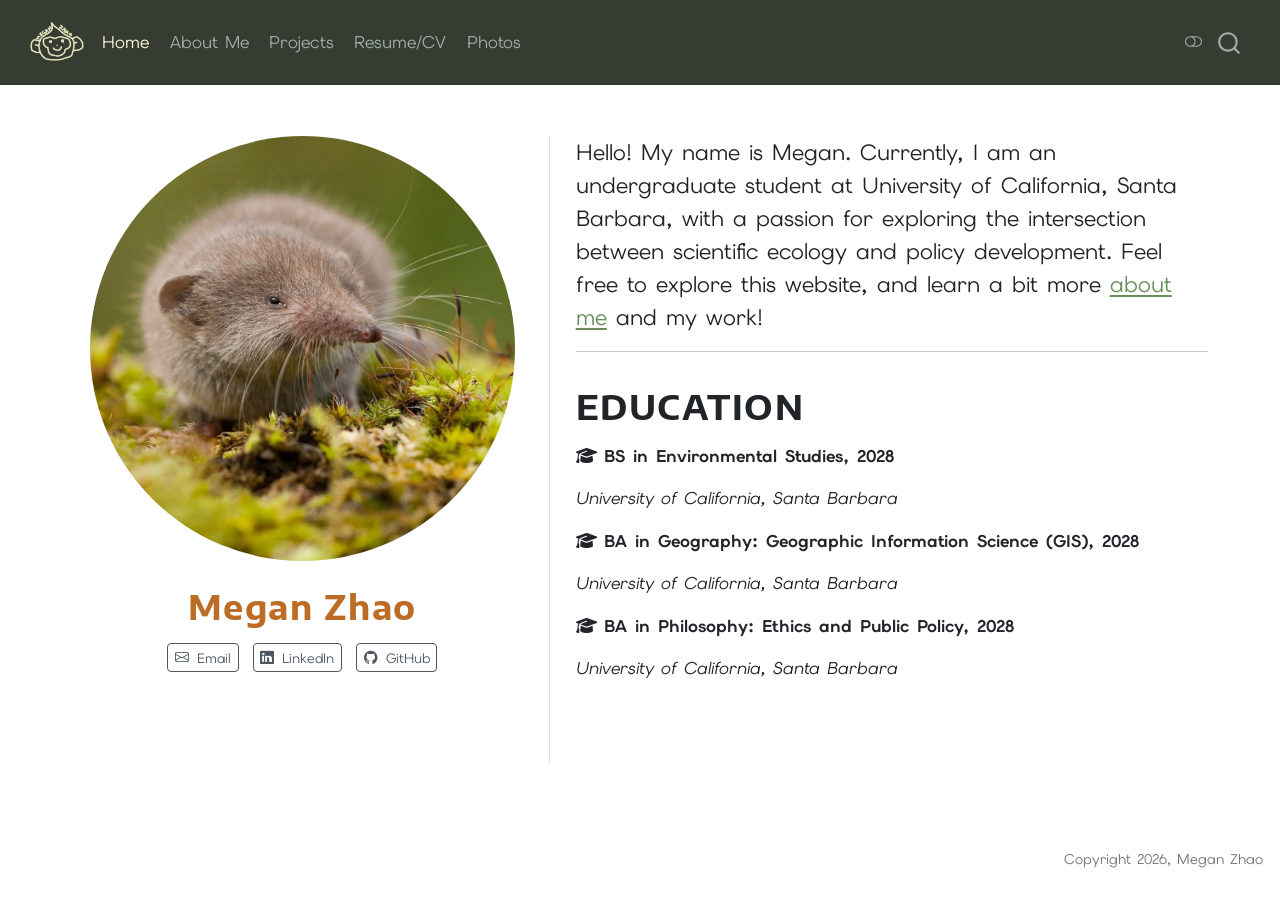
<file: docs/index.html>
<!DOCTYPE html>
<html xmlns="http://www.w3.org/1999/xhtml" lang="en" xml:lang="en"><head>

<meta charset="utf-8">
<meta name="generator" content="quarto-1.9.36">

<meta name="viewport" content="width=device-width, initial-scale=1.0, user-scalable=yes">


<title>Megan Zhao</title>
<style>
/* Default styles provided by pandoc.
** See https://pandoc.org/MANUAL.html#variables-for-html for config info.
*/
code{white-space: pre-wrap;}
span.smallcaps{font-variant: small-caps;}
div.columns{display: flex; gap: min(4vw, 1.5em);}
div.column{flex: auto; overflow-x: auto;}
div.hanging-indent{margin-left: 1.5em; text-indent: -1.5em;}
ul.task-list{list-style: none;}
ul.task-list li input[type="checkbox"] {
  width: 0.8em;
  margin: 0 0.8em 0.2em -1em; /* quarto-specific, see https://github.com/quarto-dev/quarto-cli/issues/4556 */ 
  vertical-align: middle;
}
</style>


<script src="site_libs/quarto-nav/quarto-nav.js"></script>
<script src="site_libs/quarto-nav/headroom.min.js"></script>
<script src="site_libs/clipboard/clipboard.min.js"></script>
<script src="site_libs/quarto-search/autocomplete.umd.js"></script>
<script src="site_libs/quarto-search/fuse.min.js"></script>
<script src="site_libs/quarto-search/quarto-search.js"></script>
<meta name="quarto:offset" content="./">
<link href="./media/monkey-drawing-bw.png" rel="icon" type="image/png">
<script src="site_libs/quarto-html/quarto.js" type="module"></script>
<script src="site_libs/quarto-html/tabsets/tabsets.js" type="module"></script>
<script src="site_libs/quarto-html/popper.min.js"></script>
<script src="site_libs/quarto-html/tippy.umd.min.js"></script>
<link href="site_libs/quarto-html/tippy.css" rel="stylesheet">
<link href="site_libs/quarto-html/quarto-syntax-highlighting-845c23b38eaddc0f92fda52bfe77a8c8.css" rel="stylesheet" class="quarto-color-scheme" id="quarto-text-highlighting-styles">
<link href="site_libs/quarto-html/quarto-syntax-highlighting-dark-f418161beb48e0141c760e455f12af2c.css" rel="stylesheet" class="quarto-color-scheme quarto-color-alternate" id="quarto-text-highlighting-styles">
<link href="site_libs/quarto-html/quarto-syntax-highlighting-845c23b38eaddc0f92fda52bfe77a8c8.css" rel="stylesheet" class="quarto-color-scheme-extra" id="quarto-text-highlighting-styles">
<script src="site_libs/bootstrap/bootstrap.min.js"></script>
<link href="site_libs/bootstrap/bootstrap-icons.css" rel="stylesheet">
<link href="site_libs/bootstrap/bootstrap-b18b434a38033078de467ef9a7197a1e.min.css" rel="stylesheet" append-hash="true" class="quarto-color-scheme" id="quarto-bootstrap" data-mode="light">
<link href="site_libs/bootstrap/bootstrap-dark-72b9e66870c2a328dd6511c2d4a1de22.min.css" rel="stylesheet" append-hash="true" class="quarto-color-scheme quarto-color-alternate" id="quarto-bootstrap" data-mode="dark">
<link href="site_libs/bootstrap/bootstrap-b18b434a38033078de467ef9a7197a1e.min.css" rel="stylesheet" append-hash="true" class="quarto-color-scheme-extra" id="quarto-bootstrap" data-mode="light">
<link href="site_libs/quarto-contrib/fontawesome6-6.7.2/all.min.css" rel="stylesheet">
<link href="site_libs/quarto-contrib/fontawesome6-6.7.2/latex-fontsize.css" rel="stylesheet">
<script id="quarto-search-options" type="application/json">{
  "location": "navbar",
  "copy-button": false,
  "collapse-after": 3,
  "panel-placement": "end",
  "type": "overlay",
  "limit": 50,
  "keyboard-shortcut": [
    "f",
    "/",
    "s"
  ],
  "show-item-context": false,
  "language": {
    "search-no-results-text": "No results",
    "search-matching-documents-text": "matching documents",
    "search-copy-link-title": "Copy link to search",
    "search-hide-matches-text": "Hide additional matches",
    "search-more-match-text": "more match in this document",
    "search-more-matches-text": "more matches in this document",
    "search-clear-button-title": "Clear",
    "search-text-placeholder": "",
    "search-detached-cancel-button-title": "Cancel",
    "search-submit-button-title": "Submit",
    "search-label": "Search"
  }
}</script>


<link rel="stylesheet" href="styles.scss">
</head>

<body class="nav-fixed quarto-light"><script id="quarto-html-before-body" type="application/javascript">
    const toggleBodyColorMode = (bsSheetEl) => {
      const mode = bsSheetEl.getAttribute("data-mode");
      const bodyEl = window.document.querySelector("body");
      if (mode === "dark") {
        bodyEl.classList.add("quarto-dark");
        bodyEl.classList.remove("quarto-light");
      } else {
        bodyEl.classList.add("quarto-light");
        bodyEl.classList.remove("quarto-dark");
      }
    }
    const toggleBodyColorPrimary = () => {
      const bsSheetEl = window.document.querySelector("link#quarto-bootstrap:not([rel=disabled-stylesheet])");
      if (bsSheetEl) {
        toggleBodyColorMode(bsSheetEl);
      }
    }
    const setColorSchemeToggle = (alternate) => {
      const toggles = window.document.querySelectorAll('.quarto-color-scheme-toggle');
      for (let i=0; i < toggles.length; i++) {
        const toggle = toggles[i];
        if (toggle) {
          if (alternate) {
            toggle.classList.add("alternate");
          } else {
            toggle.classList.remove("alternate");
          }
        }
      }
    };
    const toggleColorMode = (alternate) => {
      // Switch the stylesheets
      const primaryStylesheets = window.document.querySelectorAll('link.quarto-color-scheme:not(.quarto-color-alternate)');
      const alternateStylesheets = window.document.querySelectorAll('link.quarto-color-scheme.quarto-color-alternate');
      manageTransitions('#quarto-margin-sidebar .nav-link', false);
      if (alternate) {
        // note: dark is layered on light, we don't disable primary!
        enableStylesheet(alternateStylesheets);
        for (const sheetNode of alternateStylesheets) {
          if (sheetNode.id === "quarto-bootstrap") {
            toggleBodyColorMode(sheetNode);
          }
        }
      } else {
        disableStylesheet(alternateStylesheets);
        enableStylesheet(primaryStylesheets)
        toggleBodyColorPrimary();
      }
      manageTransitions('#quarto-margin-sidebar .nav-link', true);
      // Switch the toggles
      setColorSchemeToggle(alternate)
      // Hack to workaround the fact that safari doesn't
      // properly recolor the scrollbar when toggling (#1455)
      if (navigator.userAgent.indexOf('Safari') > 0 && navigator.userAgent.indexOf('Chrome') == -1) {
        manageTransitions("body", false);
        window.scrollTo(0, 1);
        setTimeout(() => {
          window.scrollTo(0, 0);
          manageTransitions("body", true);
        }, 40);
      }
    }
    const disableStylesheet = (stylesheets) => {
      for (let i=0; i < stylesheets.length; i++) {
        const stylesheet = stylesheets[i];
        stylesheet.rel = 'disabled-stylesheet';
      }
    }
    const enableStylesheet = (stylesheets) => {
      for (let i=0; i < stylesheets.length; i++) {
        const stylesheet = stylesheets[i];
        if(stylesheet.rel !== 'stylesheet') { // for Chrome, which will still FOUC without this check
          stylesheet.rel = 'stylesheet';
        }
      }
    }
    const manageTransitions = (selector, allowTransitions) => {
      const els = window.document.querySelectorAll(selector);
      for (let i=0; i < els.length; i++) {
        const el = els[i];
        if (allowTransitions) {
          el.classList.remove('notransition');
        } else {
          el.classList.add('notransition');
        }
      }
    }
    const isFileUrl = () => {
      return window.location.protocol === 'file:';
    }
    const hasAlternateSentinel = () => {
      let styleSentinel = getColorSchemeSentinel();
      if (styleSentinel !== null) {
        return styleSentinel === "alternate";
      } else {
        return false;
      }
    }
    const setStyleSentinel = (alternate) => {
      const value = alternate ? "alternate" : "default";
      if (!isFileUrl()) {
        window.localStorage.setItem("quarto-color-scheme", value);
      } else {
        localAlternateSentinel = value;
      }
    }
    const getColorSchemeSentinel = () => {
      if (!isFileUrl()) {
        const storageValue = window.localStorage.getItem("quarto-color-scheme");
        return storageValue != null ? storageValue : localAlternateSentinel;
      } else {
        return localAlternateSentinel;
      }
    }
    const toggleGiscusIfUsed = (isAlternate, darkModeDefault) => {
      const baseTheme = document.querySelector('#giscus-base-theme')?.value ?? 'light';
      const alternateTheme = document.querySelector('#giscus-alt-theme')?.value ?? 'dark';
      let newTheme = '';
      if(authorPrefersDark) {
        newTheme = isAlternate ? baseTheme : alternateTheme;
      } else {
        newTheme = isAlternate ? alternateTheme : baseTheme;
      }
      const changeGiscusTheme = () => {
        // From: https://github.com/giscus/giscus/issues/336
        const sendMessage = (message) => {
          const iframe = document.querySelector('iframe.giscus-frame');
          if (!iframe) return;
          iframe.contentWindow.postMessage({ giscus: message }, 'https://giscus.app');
        }
        sendMessage({
          setConfig: {
            theme: newTheme
          }
        });
      }
      const isGiscussLoaded = window.document.querySelector('iframe.giscus-frame') !== null;
      if (isGiscussLoaded) {
        changeGiscusTheme();
      }
    };
    const authorPrefersDark = false;
    const darkModeDefault = authorPrefersDark;
      document.querySelector('link#quarto-text-highlighting-styles.quarto-color-scheme-extra').rel = 'disabled-stylesheet';
      document.querySelector('link#quarto-bootstrap.quarto-color-scheme-extra').rel = 'disabled-stylesheet';
    let localAlternateSentinel = darkModeDefault ? 'alternate' : 'default';
    // Dark / light mode switch
    window.quartoToggleColorScheme = () => {
      // Read the current dark / light value
      let toAlternate = !hasAlternateSentinel();
      toggleColorMode(toAlternate);
      setStyleSentinel(toAlternate);
      toggleGiscusIfUsed(toAlternate, darkModeDefault);
      window.dispatchEvent(new Event('resize'));
    };
    // Switch to dark mode if need be
    if (hasAlternateSentinel()) {
      toggleColorMode(true);
    } else {
      toggleColorMode(false);
    }
  </script>

<div id="quarto-search-results"></div>
  <header id="quarto-header" class="headroom fixed-top">
    <nav class="navbar navbar-expand-lg " data-bs-theme="dark">
      <div class="navbar-container container-fluid">
      <div class="navbar-brand-container mx-auto">
    <a href="./index.html" class="navbar-brand navbar-brand-logo">
    <img src="./media/monkey-drawing.png" alt="" class="navbar-logo light-content">
    <img src="./media/monkey-drawing.png" alt="" class="navbar-logo dark-content">
    </a>
  </div>
            <div id="quarto-search" class="" title="Search"></div>
          <button class="navbar-toggler" type="button" data-bs-toggle="collapse" data-bs-target="#navbarCollapse" aria-controls="navbarCollapse" role="menu" aria-expanded="false" aria-label="Toggle navigation" onclick="if (window.quartoToggleHeadroom) { window.quartoToggleHeadroom(); }">
  <span class="navbar-toggler-icon"></span>
</button>
          <div class="collapse navbar-collapse" id="navbarCollapse">
            <ul class="navbar-nav navbar-nav-scroll me-auto">
  <li class="nav-item">
    <a class="nav-link active" href="./index.html" aria-current="page"> 
<span class="menu-text">Home</span></a>
  </li>  
  <li class="nav-item">
    <a class="nav-link" href="./about.html"> 
<span class="menu-text">About Me</span></a>
  </li>  
  <li class="nav-item">
    <a class="nav-link" href="./posts.html"> 
<span class="menu-text">Projects</span></a>
  </li>  
  <li class="nav-item">
    <a class="nav-link" href="./cv.html"> 
<span class="menu-text">Resume/CV</span></a>
  </li>  
  <li class="nav-item">
    <a class="nav-link" href="./misc.html"> 
<span class="menu-text">Photos</span></a>
  </li>  
</ul>
          </div> <!-- /navcollapse -->
            <div class="quarto-navbar-tools">
  <a href="" class="quarto-color-scheme-toggle quarto-navigation-tool  px-1" onclick="window.quartoToggleColorScheme(); return false;" title="Toggle dark mode"><i class="bi"></i></a>
</div>
      </div> <!-- /container-fluid -->
    </nav>
</header>
<!-- content -->
<div id="quarto-content" class="quarto-container page-columns page-rows-contents page-layout-full page-navbar">
<!-- sidebar -->
<!-- margin-sidebar -->
    
<!-- main -->
<div class="quarto-about-trestles column-page">
  <div class="about-entity">
    <img src="media/wow-epic-shrew.jpg" class="about-image
  round " style="height: 25em; width: 25em;">
<header id="title-block-header" class="quarto-title-block default">
<div class="quarto-title">
<h1 class="title">Megan Zhao</h1>
</div>
<div class="quarto-title-meta column-page">
  </div>
</header>
    <div class="about-links">
  <a href="mailto:meganzhao.06@gmail.com" class="about-link" rel="" target="">
    <i class="bi bi-envelope"></i>
     <span class="about-link-text">Email</span>
  </a>
  <a href="https://www.linkedin.com/in/meganzhao06/" class="about-link" rel="" target="_blank">
    <i class="bi bi-linkedin"></i>
     <span class="about-link-text">LinkedIn</span>
  </a>
  <a href="https://https://github.com/meandmymonky" class="about-link" rel="" target="_blank">
    <i class="bi bi-github"></i>
     <span class="about-link-text">GitHub</span>
  </a>
</div>
  </div>
  <div class="about-contents"><main class="content column-page" id="quarto-document-content">

<p style="font-size: 22px;">
Hello! My name is Megan. Currently, I am an undergraduate student at University of California, Santa Barbara, with a passion for exploring the intersection between scientific ecology and policy development. Feel free to explore this website, and learn a bit more <a href="https://meandmymonky.github.io/mzhao.github.io/about.html">about me</a> and my work!
</p>
<hr>
<section id="education" class="level1">
<h1>EDUCATION</h1>
<p><i class="fa-solid fa-graduation-cap" title="graduation cap" aria-label="graduation-cap"></i> <strong>BS in Environmental Studies, 2028</strong></p>
<p><em>University of California, Santa Barbara</em></p>
<p><i class="fa-solid fa-graduation-cap" title="graduation cap" aria-label="graduation-cap"></i> <strong>BA in Geography: Geographic Information Science (GIS), 2028</strong></p>
<p><em>University of California, Santa Barbara</em></p>
<p><i class="fa-solid fa-graduation-cap" title="graduation cap" aria-label="graduation-cap"></i> <strong>BA in Philosophy: Ethics and Public Policy, 2028</strong></p>
<p><em>University of California, Santa Barbara</em></p>


</section>
</main></div>
</div>
 <!-- /main -->
<script id="quarto-html-after-body" type="application/javascript">
  window.document.addEventListener("DOMContentLoaded", function (event) {
    // Ensure there is a toggle, if there isn't float one in the top right
    if (window.document.querySelector('.quarto-color-scheme-toggle') === null) {
      const a = window.document.createElement('a');
      a.classList.add('top-right');
      a.classList.add('quarto-color-scheme-toggle');
      a.href = "";
      a.onclick = function() { try { window.quartoToggleColorScheme(); } catch {} return false; };
      const i = window.document.createElement("i");
      i.classList.add('bi');
      a.appendChild(i);
      window.document.body.appendChild(a);
    }
    setColorSchemeToggle(hasAlternateSentinel())
    const isCodeAnnotation = (el) => {
      for (const clz of el.classList) {
        if (clz.startsWith('code-annotation-')) {                     
          return true;
        }
      }
      return false;
    }
    const onCopySuccess = function(e) {
      // button target
      const button = e.trigger;
      // don't keep focus
      button.blur();
      // flash "checked"
      button.classList.add('code-copy-button-checked');
      var currentTitle = button.getAttribute("title");
      button.setAttribute("title", "Copied!");
      let tooltip;
      if (window.bootstrap) {
        button.setAttribute("data-bs-toggle", "tooltip");
        button.setAttribute("data-bs-placement", "left");
        button.setAttribute("data-bs-title", "Copied!");
        tooltip = new bootstrap.Tooltip(button, 
          { trigger: "manual", 
            customClass: "code-copy-button-tooltip",
            offset: [0, -8]});
        tooltip.show();    
      }
      setTimeout(function() {
        if (tooltip) {
          tooltip.hide();
          button.removeAttribute("data-bs-title");
          button.removeAttribute("data-bs-toggle");
          button.removeAttribute("data-bs-placement");
        }
        button.setAttribute("title", currentTitle);
        button.classList.remove('code-copy-button-checked');
      }, 1000);
      // clear code selection
      e.clearSelection();
    }
    const getTextToCopy = function(trigger) {
      const outerScaffold = trigger.parentElement.cloneNode(true);
      const codeEl = outerScaffold.querySelector('code');
      for (const childEl of codeEl.children) {
        if (isCodeAnnotation(childEl)) {
          childEl.remove();
        }
      }
      return codeEl.innerText;
    }
    const clipboard = new window.ClipboardJS('.code-copy-button:not([data-in-quarto-modal])', {
      text: getTextToCopy
    });
    clipboard.on('success', onCopySuccess);
    if (window.document.getElementById('quarto-embedded-source-code-modal')) {
      const clipboardModal = new window.ClipboardJS('.code-copy-button[data-in-quarto-modal]', {
        text: getTextToCopy,
        container: window.document.getElementById('quarto-embedded-source-code-modal')
      });
      clipboardModal.on('success', onCopySuccess);
    }
      var localhostRegex = new RegExp(/^(?:http|https):\/\/localhost\:?[0-9]*\//);
      var mailtoRegex = new RegExp(/^mailto:/);
        var filterRegex = new RegExp('/' + window.location.host + '/');
      var isInternal = (href) => {
          return filterRegex.test(href) || localhostRegex.test(href) || mailtoRegex.test(href);
      }
      // Inspect non-navigation links and adorn them if external
     var links = window.document.querySelectorAll('a[href]:not(.nav-link):not(.navbar-brand):not(.toc-action):not(.sidebar-link):not(.sidebar-item-toggle):not(.pagination-link):not(.no-external):not([aria-hidden]):not(.dropdown-item):not(.quarto-navigation-tool):not(.about-link)');
      for (var i=0; i<links.length; i++) {
        const link = links[i];
        if (!isInternal(link.href)) {
          // undo the damage that might have been done by quarto-nav.js in the case of
          // links that we want to consider external
          if (link.dataset.originalHref !== undefined) {
            link.href = link.dataset.originalHref;
          }
        }
      }
    function tippyHover(el, contentFn, onTriggerFn, onUntriggerFn) {
      const config = {
        allowHTML: true,
        maxWidth: 500,
        delay: 100,
        arrow: false,
        appendTo: function(el) {
            return el.parentElement;
        },
        interactive: true,
        interactiveBorder: 10,
        theme: 'quarto',
        placement: 'bottom-start',
      };
      if (contentFn) {
        config.content = contentFn;
      }
      if (onTriggerFn) {
        config.onTrigger = onTriggerFn;
      }
      if (onUntriggerFn) {
        config.onUntrigger = onUntriggerFn;
      }
      window.tippy(el, config); 
    }
    const noterefs = window.document.querySelectorAll('a[role="doc-noteref"]');
    for (var i=0; i<noterefs.length; i++) {
      const ref = noterefs[i];
      tippyHover(ref, function() {
        // use id or data attribute instead here
        let href = ref.getAttribute('data-footnote-href') || ref.getAttribute('href');
        try { href = new URL(href).hash; } catch {}
        const id = href.replace(/^#\/?/, "");
        const note = window.document.getElementById(id);
        if (note) {
          return note.innerHTML;
        } else {
          return "";
        }
      });
    }
    const xrefs = window.document.querySelectorAll('a.quarto-xref');
    const processXRef = (id, note) => {
      // Strip column container classes
      const stripColumnClz = (el) => {
        el.classList.remove("page-full", "page-columns");
        if (el.children) {
          for (const child of el.children) {
            stripColumnClz(child);
          }
        }
      }
      stripColumnClz(note)
      if (id === null || id.startsWith('sec-')) {
        // Special case sections, only their first couple elements
        const container = document.createElement("div");
        if (note.children && note.children.length > 2) {
          container.appendChild(note.children[0].cloneNode(true));
          for (let i = 1; i < note.children.length; i++) {
            const child = note.children[i];
            if (child.tagName === "P" && child.innerText === "") {
              continue;
            } else {
              container.appendChild(child.cloneNode(true));
              break;
            }
          }
          if (window.Quarto?.typesetMath) {
            window.Quarto.typesetMath(container);
          }
          return container.innerHTML
        } else {
          if (window.Quarto?.typesetMath) {
            window.Quarto.typesetMath(note);
          }
          return note.innerHTML;
        }
      } else {
        // Remove any anchor links if they are present
        const anchorLink = note.querySelector('a.anchorjs-link');
        if (anchorLink) {
          anchorLink.remove();
        }
        if (window.Quarto?.typesetMath) {
          window.Quarto.typesetMath(note);
        }
        if (note.classList.contains("callout")) {
          return note.outerHTML;
        } else {
          return note.innerHTML;
        }
      }
    }
    for (var i=0; i<xrefs.length; i++) {
      const xref = xrefs[i];
      tippyHover(xref, undefined, function(instance) {
        instance.disable();
        let url = xref.getAttribute('href');
        let hash = undefined; 
        if (url.startsWith('#')) {
          hash = url;
        } else {
          try { hash = new URL(url).hash; } catch {}
        }
        if (hash) {
          const id = hash.replace(/^#\/?/, "");
          const note = window.document.getElementById(id);
          if (note !== null) {
            try {
              const html = processXRef(id, note.cloneNode(true));
              instance.setContent(html);
            } finally {
              instance.enable();
              instance.show();
            }
          } else {
            // See if we can fetch this
            fetch(url.split('#')[0])
            .then(res => res.text())
            .then(html => {
              const parser = new DOMParser();
              const htmlDoc = parser.parseFromString(html, "text/html");
              const note = htmlDoc.getElementById(id);
              if (note !== null) {
                const html = processXRef(id, note);
                instance.setContent(html);
              } 
            }).finally(() => {
              instance.enable();
              instance.show();
            });
          }
        } else {
          // See if we can fetch a full url (with no hash to target)
          // This is a special case and we should probably do some content thinning / targeting
          fetch(url)
          .then(res => res.text())
          .then(html => {
            const parser = new DOMParser();
            const htmlDoc = parser.parseFromString(html, "text/html");
            const note = htmlDoc.querySelector('main.content');
            if (note !== null) {
              // This should only happen for chapter cross references
              // (since there is no id in the URL)
              // remove the first header
              if (note.children.length > 0 && note.children[0].tagName === "HEADER") {
                note.children[0].remove();
              }
              const html = processXRef(null, note);
              instance.setContent(html);
            } 
          }).finally(() => {
            instance.enable();
            instance.show();
          });
        }
      }, function(instance) {
      });
    }
        let selectedAnnoteEl;
        const selectorForAnnotation = ( cell, annotation) => {
          let cellAttr = 'data-code-cell="' + cell + '"';
          let lineAttr = 'data-code-annotation="' +  annotation + '"';
          const selector = 'span[' + cellAttr + '][' + lineAttr + ']';
          return selector;
        }
        const selectCodeLines = (annoteEl) => {
          const doc = window.document;
          const targetCell = annoteEl.getAttribute("data-target-cell");
          const targetAnnotation = annoteEl.getAttribute("data-target-annotation");
          const annoteSpan = window.document.querySelector(selectorForAnnotation(targetCell, targetAnnotation));
          const lines = annoteSpan.getAttribute("data-code-lines").split(",");
          const lineIds = lines.map((line) => {
            return targetCell + "-" + line;
          })
          let top = null;
          let height = null;
          let parent = null;
          if (lineIds.length > 0) {
              //compute the position of the single el (top and bottom and make a div)
              const el = window.document.getElementById(lineIds[0]);
              top = el.offsetTop;
              height = el.offsetHeight;
              parent = el.parentElement.parentElement;
            if (lineIds.length > 1) {
              const lastEl = window.document.getElementById(lineIds[lineIds.length - 1]);
              const bottom = lastEl.offsetTop + lastEl.offsetHeight;
              height = bottom - top;
            }
            if (top !== null && height !== null && parent !== null) {
              // cook up a div (if necessary) and position it 
              let div = window.document.getElementById("code-annotation-line-highlight");
              if (div === null) {
                div = window.document.createElement("div");
                div.setAttribute("id", "code-annotation-line-highlight");
                div.style.position = 'absolute';
                parent.appendChild(div);
              }
              div.style.top = top - 2 + "px";
              div.style.height = height + 4 + "px";
              div.style.left = 0;
              let gutterDiv = window.document.getElementById("code-annotation-line-highlight-gutter");
              if (gutterDiv === null) {
                gutterDiv = window.document.createElement("div");
                gutterDiv.setAttribute("id", "code-annotation-line-highlight-gutter");
                gutterDiv.style.position = 'absolute';
                const codeCell = window.document.getElementById(targetCell);
                const gutter = codeCell.querySelector('.code-annotation-gutter');
                gutter.appendChild(gutterDiv);
              }
              gutterDiv.style.top = top - 2 + "px";
              gutterDiv.style.height = height + 4 + "px";
            }
            selectedAnnoteEl = annoteEl;
          }
        };
        const unselectCodeLines = () => {
          const elementsIds = ["code-annotation-line-highlight", "code-annotation-line-highlight-gutter"];
          elementsIds.forEach((elId) => {
            const div = window.document.getElementById(elId);
            if (div) {
              div.remove();
            }
          });
          selectedAnnoteEl = undefined;
        };
          // Handle positioning of the toggle
      window.addEventListener(
        "resize",
        throttle(() => {
          elRect = undefined;
          if (selectedAnnoteEl) {
            selectCodeLines(selectedAnnoteEl);
          }
        }, 10)
      );
      function throttle(fn, ms) {
      let throttle = false;
      let timer;
        return (...args) => {
          if(!throttle) { // first call gets through
              fn.apply(this, args);
              throttle = true;
          } else { // all the others get throttled
              if(timer) clearTimeout(timer); // cancel #2
              timer = setTimeout(() => {
                fn.apply(this, args);
                timer = throttle = false;
              }, ms);
          }
        };
      }
        // Attach click handler to the DT
        const annoteDls = window.document.querySelectorAll('dt[data-target-cell]');
        for (const annoteDlNode of annoteDls) {
          annoteDlNode.addEventListener('click', (event) => {
            const clickedEl = event.target;
            if (clickedEl !== selectedAnnoteEl) {
              unselectCodeLines();
              const activeEl = window.document.querySelector('dt[data-target-cell].code-annotation-active');
              if (activeEl) {
                activeEl.classList.remove('code-annotation-active');
              }
              selectCodeLines(clickedEl);
              clickedEl.classList.add('code-annotation-active');
            } else {
              // Unselect the line
              unselectCodeLines();
              clickedEl.classList.remove('code-annotation-active');
            }
          });
        }
    const findCites = (el) => {
      const parentEl = el.parentElement;
      if (parentEl) {
        const cites = parentEl.dataset.cites;
        if (cites) {
          return {
            el,
            cites: cites.split(' ')
          };
        } else {
          return findCites(el.parentElement)
        }
      } else {
        return undefined;
      }
    };
    var bibliorefs = window.document.querySelectorAll('a[role="doc-biblioref"]');
    for (var i=0; i<bibliorefs.length; i++) {
      const ref = bibliorefs[i];
      const citeInfo = findCites(ref);
      if (citeInfo) {
        tippyHover(citeInfo.el, function() {
          var popup = window.document.createElement('div');
          citeInfo.cites.forEach(function(cite) {
            var citeDiv = window.document.createElement('div');
            citeDiv.classList.add('hanging-indent');
            citeDiv.classList.add('csl-entry');
            var biblioDiv = window.document.getElementById('ref-' + cite);
            if (biblioDiv) {
              citeDiv.innerHTML = biblioDiv.innerHTML;
            }
            popup.appendChild(citeDiv);
          });
          return popup.innerHTML;
        });
      }
    }
  });
  </script>
</div> <!-- /content -->
<footer class="footer">
  <div class="nav-footer">
    <div class="nav-footer-left">
      &nbsp;
    </div>   
    <div class="nav-footer-center">
      &nbsp;
    </div>
    <div class="nav-footer-right">
<p>Copyright 2026, Megan Zhao</p>
</div>
  </div>
</footer>




</body></html>
</file>
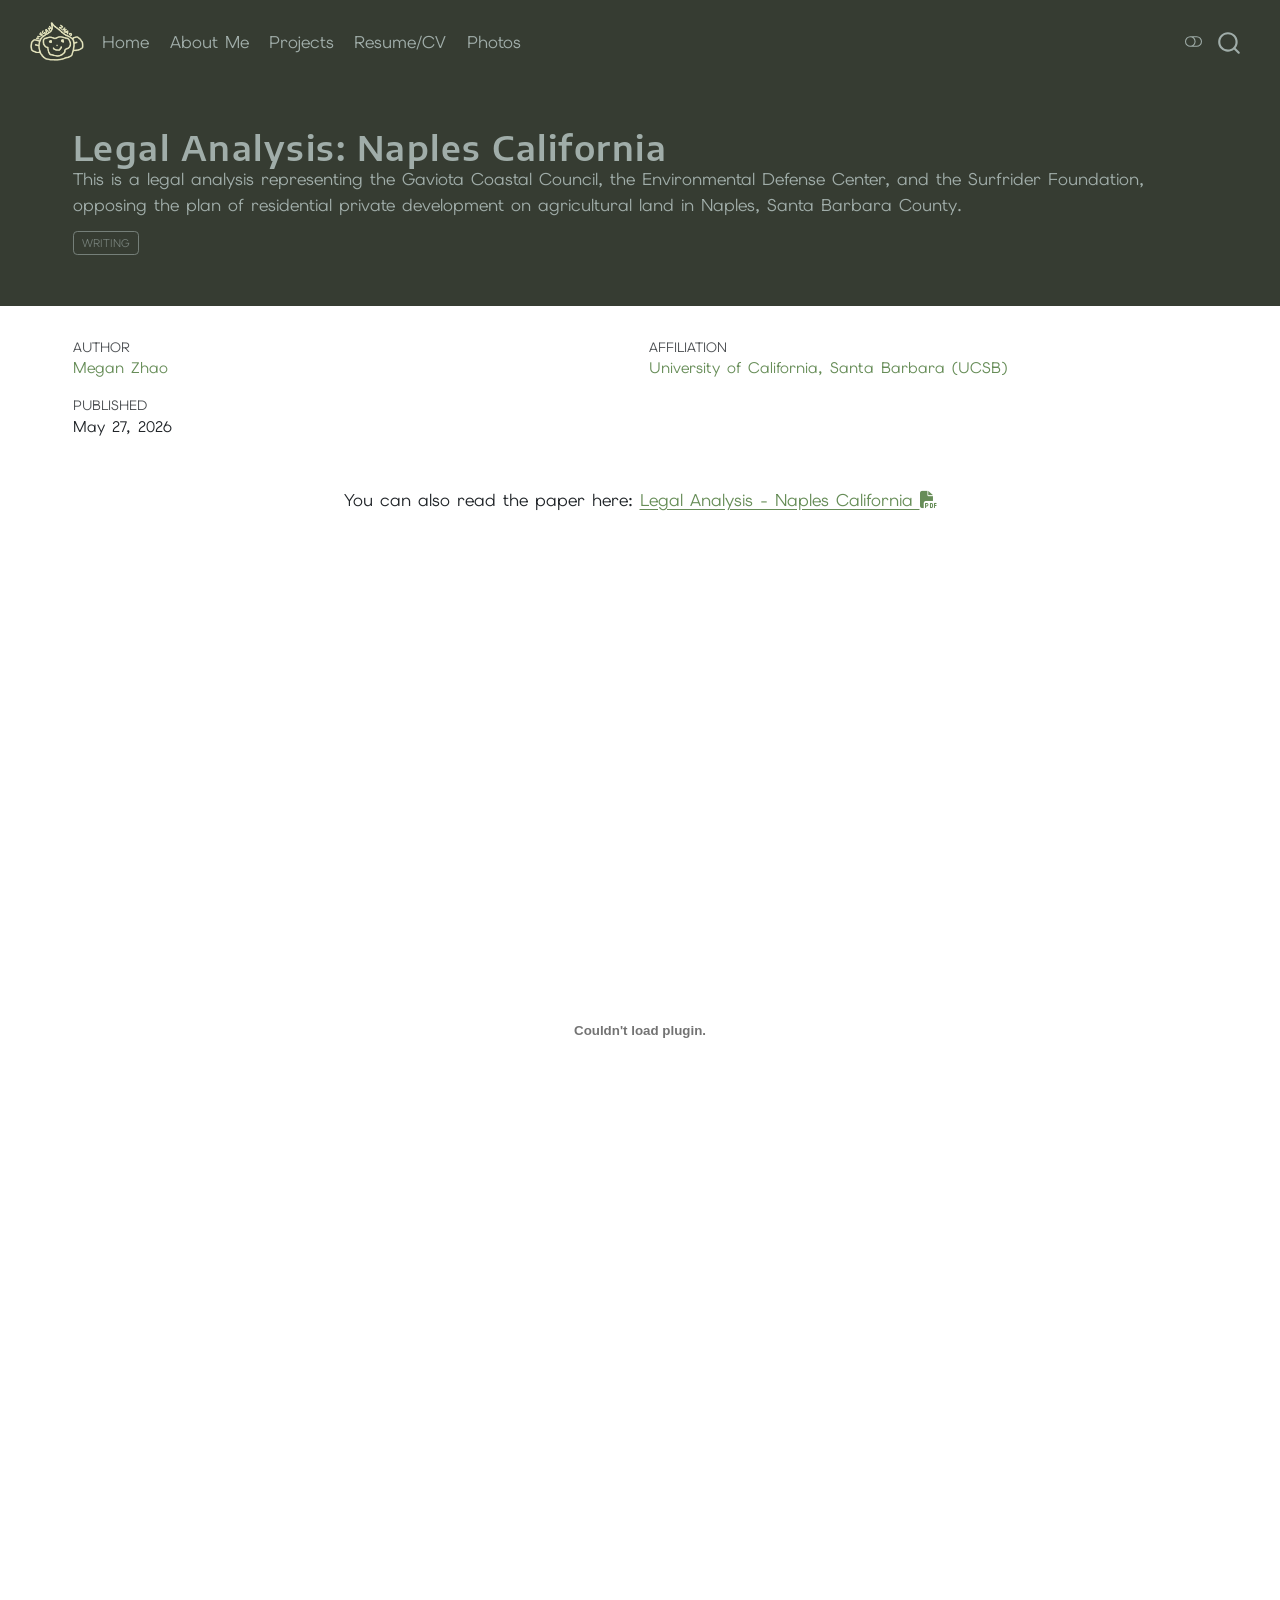
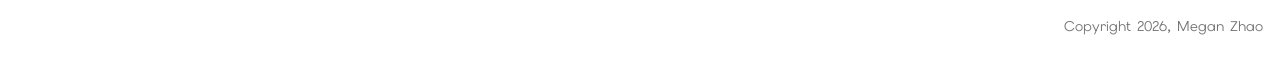
<file: docs/posts/ENVS 125C Naples Legal Analysis/index.html>
<!DOCTYPE html>
<html xmlns="http://www.w3.org/1999/xhtml" lang="en" xml:lang="en"><head>

<meta charset="utf-8">
<meta name="generator" content="quarto-1.9.36">

<meta name="viewport" content="width=device-width, initial-scale=1.0, user-scalable=yes">

<meta name="author" content="Megan Zhao">
<meta name="dcterms.date" content="2026-05-27">
<meta name="description" content="This is a legal analysis representing the Gaviota Coastal Council, the Environmental Defense Center, and the Surfrider Foundation, opposing the plan of residential private development on agricultural land in Naples, Santa Barbara County.">

<title>Legal Analysis: Naples California – Megan Zhao</title>
<style>
/* Default styles provided by pandoc.
** See https://pandoc.org/MANUAL.html#variables-for-html for config info.
*/
code{white-space: pre-wrap;}
span.smallcaps{font-variant: small-caps;}
div.columns{display: flex; gap: min(4vw, 1.5em);}
div.column{flex: auto; overflow-x: auto;}
div.hanging-indent{margin-left: 1.5em; text-indent: -1.5em;}
ul.task-list{list-style: none;}
ul.task-list li input[type="checkbox"] {
  width: 0.8em;
  margin: 0 0.8em 0.2em -1em; /* quarto-specific, see https://github.com/quarto-dev/quarto-cli/issues/4556 */ 
  vertical-align: middle;
}
</style>


<script src="../../site_libs/quarto-nav/quarto-nav.js"></script>
<script src="../../site_libs/quarto-nav/headroom.min.js"></script>
<script src="../../site_libs/clipboard/clipboard.min.js"></script>
<script src="../../site_libs/quarto-search/autocomplete.umd.js"></script>
<script src="../../site_libs/quarto-search/fuse.min.js"></script>
<script src="../../site_libs/quarto-search/quarto-search.js"></script>
<meta name="quarto:offset" content="../../">
<link href="../../media/monkey-drawing-bw.png" rel="icon" type="image/png">
<script src="../../site_libs/quarto-html/quarto.js" type="module"></script>
<script src="../../site_libs/quarto-html/tabsets/tabsets.js" type="module"></script>
<script src="../../site_libs/quarto-html/popper.min.js"></script>
<script src="../../site_libs/quarto-html/tippy.umd.min.js"></script>
<script src="../../site_libs/quarto-html/anchor.min.js"></script>
<link href="../../site_libs/quarto-html/tippy.css" rel="stylesheet">
<link href="../../site_libs/quarto-html/quarto-syntax-highlighting-845c23b38eaddc0f92fda52bfe77a8c8.css" rel="stylesheet" class="quarto-color-scheme" id="quarto-text-highlighting-styles">
<link href="../../site_libs/quarto-html/quarto-syntax-highlighting-dark-f418161beb48e0141c760e455f12af2c.css" rel="stylesheet" class="quarto-color-scheme quarto-color-alternate" id="quarto-text-highlighting-styles">
<link href="../../site_libs/quarto-html/quarto-syntax-highlighting-845c23b38eaddc0f92fda52bfe77a8c8.css" rel="stylesheet" class="quarto-color-scheme-extra" id="quarto-text-highlighting-styles">
<script src="../../site_libs/bootstrap/bootstrap.min.js"></script>
<link href="../../site_libs/bootstrap/bootstrap-icons.css" rel="stylesheet">
<link href="../../site_libs/bootstrap/bootstrap-b18b434a38033078de467ef9a7197a1e.min.css" rel="stylesheet" append-hash="true" class="quarto-color-scheme" id="quarto-bootstrap" data-mode="light">
<link href="../../site_libs/bootstrap/bootstrap-dark-72b9e66870c2a328dd6511c2d4a1de22.min.css" rel="stylesheet" append-hash="true" class="quarto-color-scheme quarto-color-alternate" id="quarto-bootstrap" data-mode="dark">
<link href="../../site_libs/bootstrap/bootstrap-b18b434a38033078de467ef9a7197a1e.min.css" rel="stylesheet" append-hash="true" class="quarto-color-scheme-extra" id="quarto-bootstrap" data-mode="light">
<link href="../../site_libs/quarto-contrib/fontawesome6-6.7.2/all.min.css" rel="stylesheet">
<link href="../../site_libs/quarto-contrib/fontawesome6-6.7.2/latex-fontsize.css" rel="stylesheet">
<script id="quarto-search-options" type="application/json">{
  "location": "navbar",
  "copy-button": false,
  "collapse-after": 3,
  "panel-placement": "end",
  "type": "overlay",
  "limit": 50,
  "keyboard-shortcut": [
    "f",
    "/",
    "s"
  ],
  "show-item-context": false,
  "language": {
    "search-no-results-text": "No results",
    "search-matching-documents-text": "matching documents",
    "search-copy-link-title": "Copy link to search",
    "search-hide-matches-text": "Hide additional matches",
    "search-more-match-text": "more match in this document",
    "search-more-matches-text": "more matches in this document",
    "search-clear-button-title": "Clear",
    "search-text-placeholder": "",
    "search-detached-cancel-button-title": "Cancel",
    "search-submit-button-title": "Submit",
    "search-label": "Search"
  }
}</script>


<link rel="stylesheet" href="../../styles.scss">
</head>

<body class="nav-fixed quarto-light"><script id="quarto-html-before-body" type="application/javascript">
    const toggleBodyColorMode = (bsSheetEl) => {
      const mode = bsSheetEl.getAttribute("data-mode");
      const bodyEl = window.document.querySelector("body");
      if (mode === "dark") {
        bodyEl.classList.add("quarto-dark");
        bodyEl.classList.remove("quarto-light");
      } else {
        bodyEl.classList.add("quarto-light");
        bodyEl.classList.remove("quarto-dark");
      }
    }
    const toggleBodyColorPrimary = () => {
      const bsSheetEl = window.document.querySelector("link#quarto-bootstrap:not([rel=disabled-stylesheet])");
      if (bsSheetEl) {
        toggleBodyColorMode(bsSheetEl);
      }
    }
    const setColorSchemeToggle = (alternate) => {
      const toggles = window.document.querySelectorAll('.quarto-color-scheme-toggle');
      for (let i=0; i < toggles.length; i++) {
        const toggle = toggles[i];
        if (toggle) {
          if (alternate) {
            toggle.classList.add("alternate");
          } else {
            toggle.classList.remove("alternate");
          }
        }
      }
    };
    const toggleColorMode = (alternate) => {
      // Switch the stylesheets
      const primaryStylesheets = window.document.querySelectorAll('link.quarto-color-scheme:not(.quarto-color-alternate)');
      const alternateStylesheets = window.document.querySelectorAll('link.quarto-color-scheme.quarto-color-alternate');
      manageTransitions('#quarto-margin-sidebar .nav-link', false);
      if (alternate) {
        // note: dark is layered on light, we don't disable primary!
        enableStylesheet(alternateStylesheets);
        for (const sheetNode of alternateStylesheets) {
          if (sheetNode.id === "quarto-bootstrap") {
            toggleBodyColorMode(sheetNode);
          }
        }
      } else {
        disableStylesheet(alternateStylesheets);
        enableStylesheet(primaryStylesheets)
        toggleBodyColorPrimary();
      }
      manageTransitions('#quarto-margin-sidebar .nav-link', true);
      // Switch the toggles
      setColorSchemeToggle(alternate)
      // Hack to workaround the fact that safari doesn't
      // properly recolor the scrollbar when toggling (#1455)
      if (navigator.userAgent.indexOf('Safari') > 0 && navigator.userAgent.indexOf('Chrome') == -1) {
        manageTransitions("body", false);
        window.scrollTo(0, 1);
        setTimeout(() => {
          window.scrollTo(0, 0);
          manageTransitions("body", true);
        }, 40);
      }
    }
    const disableStylesheet = (stylesheets) => {
      for (let i=0; i < stylesheets.length; i++) {
        const stylesheet = stylesheets[i];
        stylesheet.rel = 'disabled-stylesheet';
      }
    }
    const enableStylesheet = (stylesheets) => {
      for (let i=0; i < stylesheets.length; i++) {
        const stylesheet = stylesheets[i];
        if(stylesheet.rel !== 'stylesheet') { // for Chrome, which will still FOUC without this check
          stylesheet.rel = 'stylesheet';
        }
      }
    }
    const manageTransitions = (selector, allowTransitions) => {
      const els = window.document.querySelectorAll(selector);
      for (let i=0; i < els.length; i++) {
        const el = els[i];
        if (allowTransitions) {
          el.classList.remove('notransition');
        } else {
          el.classList.add('notransition');
        }
      }
    }
    const isFileUrl = () => {
      return window.location.protocol === 'file:';
    }
    const hasAlternateSentinel = () => {
      let styleSentinel = getColorSchemeSentinel();
      if (styleSentinel !== null) {
        return styleSentinel === "alternate";
      } else {
        return false;
      }
    }
    const setStyleSentinel = (alternate) => {
      const value = alternate ? "alternate" : "default";
      if (!isFileUrl()) {
        window.localStorage.setItem("quarto-color-scheme", value);
      } else {
        localAlternateSentinel = value;
      }
    }
    const getColorSchemeSentinel = () => {
      if (!isFileUrl()) {
        const storageValue = window.localStorage.getItem("quarto-color-scheme");
        return storageValue != null ? storageValue : localAlternateSentinel;
      } else {
        return localAlternateSentinel;
      }
    }
    const toggleGiscusIfUsed = (isAlternate, darkModeDefault) => {
      const baseTheme = document.querySelector('#giscus-base-theme')?.value ?? 'light';
      const alternateTheme = document.querySelector('#giscus-alt-theme')?.value ?? 'dark';
      let newTheme = '';
      if(authorPrefersDark) {
        newTheme = isAlternate ? baseTheme : alternateTheme;
      } else {
        newTheme = isAlternate ? alternateTheme : baseTheme;
      }
      const changeGiscusTheme = () => {
        // From: https://github.com/giscus/giscus/issues/336
        const sendMessage = (message) => {
          const iframe = document.querySelector('iframe.giscus-frame');
          if (!iframe) return;
          iframe.contentWindow.postMessage({ giscus: message }, 'https://giscus.app');
        }
        sendMessage({
          setConfig: {
            theme: newTheme
          }
        });
      }
      const isGiscussLoaded = window.document.querySelector('iframe.giscus-frame') !== null;
      if (isGiscussLoaded) {
        changeGiscusTheme();
      }
    };
    const authorPrefersDark = false;
    const darkModeDefault = authorPrefersDark;
      document.querySelector('link#quarto-text-highlighting-styles.quarto-color-scheme-extra').rel = 'disabled-stylesheet';
      document.querySelector('link#quarto-bootstrap.quarto-color-scheme-extra').rel = 'disabled-stylesheet';
    let localAlternateSentinel = darkModeDefault ? 'alternate' : 'default';
    // Dark / light mode switch
    window.quartoToggleColorScheme = () => {
      // Read the current dark / light value
      let toAlternate = !hasAlternateSentinel();
      toggleColorMode(toAlternate);
      setStyleSentinel(toAlternate);
      toggleGiscusIfUsed(toAlternate, darkModeDefault);
      window.dispatchEvent(new Event('resize'));
    };
    // Switch to dark mode if need be
    if (hasAlternateSentinel()) {
      toggleColorMode(true);
    } else {
      toggleColorMode(false);
    }
  </script>

<div id="quarto-search-results"></div>
  <header id="quarto-header" class="headroom fixed-top quarto-banner">
    <nav class="navbar navbar-expand-lg " data-bs-theme="dark">
      <div class="navbar-container container-fluid">
      <div class="navbar-brand-container mx-auto">
    <a href="../../index.html" class="navbar-brand navbar-brand-logo">
    <img src="../../media/monkey-drawing.png" alt="" class="navbar-logo light-content">
    <img src="../../media/monkey-drawing.png" alt="" class="navbar-logo dark-content">
    </a>
  </div>
            <div id="quarto-search" class="" title="Search"></div>
          <button class="navbar-toggler" type="button" data-bs-toggle="collapse" data-bs-target="#navbarCollapse" aria-controls="navbarCollapse" role="menu" aria-expanded="false" aria-label="Toggle navigation" onclick="if (window.quartoToggleHeadroom) { window.quartoToggleHeadroom(); }">
  <span class="navbar-toggler-icon"></span>
</button>
          <div class="collapse navbar-collapse" id="navbarCollapse">
            <ul class="navbar-nav navbar-nav-scroll me-auto">
  <li class="nav-item">
    <a class="nav-link" href="../../index.html"> 
<span class="menu-text">Home</span></a>
  </li>  
  <li class="nav-item">
    <a class="nav-link" href="../../about.html"> 
<span class="menu-text">About Me</span></a>
  </li>  
  <li class="nav-item">
    <a class="nav-link" href="../../posts.html"> 
<span class="menu-text">Projects</span></a>
  </li>  
  <li class="nav-item">
    <a class="nav-link" href="../../cv.html"> 
<span class="menu-text">Resume/CV</span></a>
  </li>  
  <li class="nav-item">
    <a class="nav-link" href="../../misc.html"> 
<span class="menu-text">Photos</span></a>
  </li>  
</ul>
          </div> <!-- /navcollapse -->
            <div class="quarto-navbar-tools">
  <a href="" class="quarto-color-scheme-toggle quarto-navigation-tool  px-1" onclick="window.quartoToggleColorScheme(); return false;" title="Toggle dark mode"><i class="bi"></i></a>
</div>
      </div> <!-- /container-fluid -->
    </nav>
</header>
<!-- content -->
<header id="title-block-header" class="quarto-title-block default page-columns page-full">
  <div class="quarto-title-banner page-columns page-full">
    <div class="quarto-title column-page">
      <h1 class="title">Legal Analysis: Naples California</h1>
                  <div>
        <div class="description">
          This is a legal analysis representing the Gaviota Coastal Council, the Environmental Defense Center, and the Surfrider Foundation, opposing the plan of residential private development on agricultural land in Naples, Santa Barbara County.
        </div>
      </div>
                          <div class="quarto-categories">
                <div class="quarto-category">Writing</div>
              </div>
                  </div>
  </div>
    
  <div class="quarto-title-meta-author column-page">
    <div class="quarto-title-meta-heading">Author</div>
    <div class="quarto-title-meta-heading">Affiliation</div>
    
      <div class="quarto-title-meta-contents">
      <p class="author"><a href="https://meandmymonky.github.io/mzhao.github.io/">Megan Zhao</a> </p>
    </div>
    <div class="quarto-title-meta-contents">
          <p class="affiliation">
              <a href="https://www.ucsb.edu/">
              University of California, Santa Barbara (UCSB)
              </a>
            </p>
        </div>
    </div>

  <div class="quarto-title-meta column-page">

        
      <div>
      <div class="quarto-title-meta-heading">Published</div>
      <div class="quarto-title-meta-contents">
        <p class="date">May 27, 2026</p>
      </div>
    </div>
    
      
    </div>
    
  
  </header><div id="quarto-content" class="quarto-container page-columns page-rows-contents page-layout-full page-navbar">
<!-- sidebar -->
<!-- margin-sidebar -->
    <div id="quarto-margin-sidebar" class="sidebar margin-sidebar zindex-bottom">
        
    </div>
<!-- main -->
<main class="content quarto-banner-title-block column-page" id="quarto-document-content">






<p class="center-text">
You can also read the paper here: <a href="ENVS 125C Naples Paper - Google Docs.pdf">Legal Analysis - Naples California <i class="fa-solid fa-file-pdf" title="pdf" aria-label="file-pdf"></i></a>
</p>
<div style="display: flex; justify-content: center; width: 100%;">
<object data="ENVS 125C Naples Paper - Google Docs.pdf" type="application/pdf" width="80%" height="1000px">
</object>


</div>

</main> <!-- /main -->
<script id="quarto-html-after-body" type="application/javascript">
  window.document.addEventListener("DOMContentLoaded", function (event) {
    // Ensure there is a toggle, if there isn't float one in the top right
    if (window.document.querySelector('.quarto-color-scheme-toggle') === null) {
      const a = window.document.createElement('a');
      a.classList.add('top-right');
      a.classList.add('quarto-color-scheme-toggle');
      a.href = "";
      a.onclick = function() { try { window.quartoToggleColorScheme(); } catch {} return false; };
      const i = window.document.createElement("i");
      i.classList.add('bi');
      a.appendChild(i);
      window.document.body.appendChild(a);
    }
    setColorSchemeToggle(hasAlternateSentinel())
    const icon = "";
    const anchorJS = new window.AnchorJS();
    anchorJS.options = {
      placement: 'right',
      icon: icon
    };
    anchorJS.add('.anchored');
    const isCodeAnnotation = (el) => {
      for (const clz of el.classList) {
        if (clz.startsWith('code-annotation-')) {                     
          return true;
        }
      }
      return false;
    }
    const onCopySuccess = function(e) {
      // button target
      const button = e.trigger;
      // don't keep focus
      button.blur();
      // flash "checked"
      button.classList.add('code-copy-button-checked');
      var currentTitle = button.getAttribute("title");
      button.setAttribute("title", "Copied!");
      let tooltip;
      if (window.bootstrap) {
        button.setAttribute("data-bs-toggle", "tooltip");
        button.setAttribute("data-bs-placement", "left");
        button.setAttribute("data-bs-title", "Copied!");
        tooltip = new bootstrap.Tooltip(button, 
          { trigger: "manual", 
            customClass: "code-copy-button-tooltip",
            offset: [0, -8]});
        tooltip.show();    
      }
      setTimeout(function() {
        if (tooltip) {
          tooltip.hide();
          button.removeAttribute("data-bs-title");
          button.removeAttribute("data-bs-toggle");
          button.removeAttribute("data-bs-placement");
        }
        button.setAttribute("title", currentTitle);
        button.classList.remove('code-copy-button-checked');
      }, 1000);
      // clear code selection
      e.clearSelection();
    }
    const getTextToCopy = function(trigger) {
      const outerScaffold = trigger.parentElement.cloneNode(true);
      const codeEl = outerScaffold.querySelector('code');
      for (const childEl of codeEl.children) {
        if (isCodeAnnotation(childEl)) {
          childEl.remove();
        }
      }
      return codeEl.innerText;
    }
    const clipboard = new window.ClipboardJS('.code-copy-button:not([data-in-quarto-modal])', {
      text: getTextToCopy
    });
    clipboard.on('success', onCopySuccess);
    if (window.document.getElementById('quarto-embedded-source-code-modal')) {
      const clipboardModal = new window.ClipboardJS('.code-copy-button[data-in-quarto-modal]', {
        text: getTextToCopy,
        container: window.document.getElementById('quarto-embedded-source-code-modal')
      });
      clipboardModal.on('success', onCopySuccess);
    }
      var localhostRegex = new RegExp(/^(?:http|https):\/\/localhost\:?[0-9]*\//);
      var mailtoRegex = new RegExp(/^mailto:/);
        var filterRegex = new RegExp('/' + window.location.host + '/');
      var isInternal = (href) => {
          return filterRegex.test(href) || localhostRegex.test(href) || mailtoRegex.test(href);
      }
      // Inspect non-navigation links and adorn them if external
     var links = window.document.querySelectorAll('a[href]:not(.nav-link):not(.navbar-brand):not(.toc-action):not(.sidebar-link):not(.sidebar-item-toggle):not(.pagination-link):not(.no-external):not([aria-hidden]):not(.dropdown-item):not(.quarto-navigation-tool):not(.about-link)');
      for (var i=0; i<links.length; i++) {
        const link = links[i];
        if (!isInternal(link.href)) {
          // undo the damage that might have been done by quarto-nav.js in the case of
          // links that we want to consider external
          if (link.dataset.originalHref !== undefined) {
            link.href = link.dataset.originalHref;
          }
        }
      }
    function tippyHover(el, contentFn, onTriggerFn, onUntriggerFn) {
      const config = {
        allowHTML: true,
        maxWidth: 500,
        delay: 100,
        arrow: false,
        appendTo: function(el) {
            return el.parentElement;
        },
        interactive: true,
        interactiveBorder: 10,
        theme: 'quarto',
        placement: 'bottom-start',
      };
      if (contentFn) {
        config.content = contentFn;
      }
      if (onTriggerFn) {
        config.onTrigger = onTriggerFn;
      }
      if (onUntriggerFn) {
        config.onUntrigger = onUntriggerFn;
      }
      window.tippy(el, config); 
    }
    const noterefs = window.document.querySelectorAll('a[role="doc-noteref"]');
    for (var i=0; i<noterefs.length; i++) {
      const ref = noterefs[i];
      tippyHover(ref, function() {
        // use id or data attribute instead here
        let href = ref.getAttribute('data-footnote-href') || ref.getAttribute('href');
        try { href = new URL(href).hash; } catch {}
        const id = href.replace(/^#\/?/, "");
        const note = window.document.getElementById(id);
        if (note) {
          return note.innerHTML;
        } else {
          return "";
        }
      });
    }
    const xrefs = window.document.querySelectorAll('a.quarto-xref');
    const processXRef = (id, note) => {
      // Strip column container classes
      const stripColumnClz = (el) => {
        el.classList.remove("page-full", "page-columns");
        if (el.children) {
          for (const child of el.children) {
            stripColumnClz(child);
          }
        }
      }
      stripColumnClz(note)
      if (id === null || id.startsWith('sec-')) {
        // Special case sections, only their first couple elements
        const container = document.createElement("div");
        if (note.children && note.children.length > 2) {
          container.appendChild(note.children[0].cloneNode(true));
          for (let i = 1; i < note.children.length; i++) {
            const child = note.children[i];
            if (child.tagName === "P" && child.innerText === "") {
              continue;
            } else {
              container.appendChild(child.cloneNode(true));
              break;
            }
          }
          if (window.Quarto?.typesetMath) {
            window.Quarto.typesetMath(container);
          }
          return container.innerHTML
        } else {
          if (window.Quarto?.typesetMath) {
            window.Quarto.typesetMath(note);
          }
          return note.innerHTML;
        }
      } else {
        // Remove any anchor links if they are present
        const anchorLink = note.querySelector('a.anchorjs-link');
        if (anchorLink) {
          anchorLink.remove();
        }
        if (window.Quarto?.typesetMath) {
          window.Quarto.typesetMath(note);
        }
        if (note.classList.contains("callout")) {
          return note.outerHTML;
        } else {
          return note.innerHTML;
        }
      }
    }
    for (var i=0; i<xrefs.length; i++) {
      const xref = xrefs[i];
      tippyHover(xref, undefined, function(instance) {
        instance.disable();
        let url = xref.getAttribute('href');
        let hash = undefined; 
        if (url.startsWith('#')) {
          hash = url;
        } else {
          try { hash = new URL(url).hash; } catch {}
        }
        if (hash) {
          const id = hash.replace(/^#\/?/, "");
          const note = window.document.getElementById(id);
          if (note !== null) {
            try {
              const html = processXRef(id, note.cloneNode(true));
              instance.setContent(html);
            } finally {
              instance.enable();
              instance.show();
            }
          } else {
            // See if we can fetch this
            fetch(url.split('#')[0])
            .then(res => res.text())
            .then(html => {
              const parser = new DOMParser();
              const htmlDoc = parser.parseFromString(html, "text/html");
              const note = htmlDoc.getElementById(id);
              if (note !== null) {
                const html = processXRef(id, note);
                instance.setContent(html);
              } 
            }).finally(() => {
              instance.enable();
              instance.show();
            });
          }
        } else {
          // See if we can fetch a full url (with no hash to target)
          // This is a special case and we should probably do some content thinning / targeting
          fetch(url)
          .then(res => res.text())
          .then(html => {
            const parser = new DOMParser();
            const htmlDoc = parser.parseFromString(html, "text/html");
            const note = htmlDoc.querySelector('main.content');
            if (note !== null) {
              // This should only happen for chapter cross references
              // (since there is no id in the URL)
              // remove the first header
              if (note.children.length > 0 && note.children[0].tagName === "HEADER") {
                note.children[0].remove();
              }
              const html = processXRef(null, note);
              instance.setContent(html);
            } 
          }).finally(() => {
            instance.enable();
            instance.show();
          });
        }
      }, function(instance) {
      });
    }
        let selectedAnnoteEl;
        const selectorForAnnotation = ( cell, annotation) => {
          let cellAttr = 'data-code-cell="' + cell + '"';
          let lineAttr = 'data-code-annotation="' +  annotation + '"';
          const selector = 'span[' + cellAttr + '][' + lineAttr + ']';
          return selector;
        }
        const selectCodeLines = (annoteEl) => {
          const doc = window.document;
          const targetCell = annoteEl.getAttribute("data-target-cell");
          const targetAnnotation = annoteEl.getAttribute("data-target-annotation");
          const annoteSpan = window.document.querySelector(selectorForAnnotation(targetCell, targetAnnotation));
          const lines = annoteSpan.getAttribute("data-code-lines").split(",");
          const lineIds = lines.map((line) => {
            return targetCell + "-" + line;
          })
          let top = null;
          let height = null;
          let parent = null;
          if (lineIds.length > 0) {
              //compute the position of the single el (top and bottom and make a div)
              const el = window.document.getElementById(lineIds[0]);
              top = el.offsetTop;
              height = el.offsetHeight;
              parent = el.parentElement.parentElement;
            if (lineIds.length > 1) {
              const lastEl = window.document.getElementById(lineIds[lineIds.length - 1]);
              const bottom = lastEl.offsetTop + lastEl.offsetHeight;
              height = bottom - top;
            }
            if (top !== null && height !== null && parent !== null) {
              // cook up a div (if necessary) and position it 
              let div = window.document.getElementById("code-annotation-line-highlight");
              if (div === null) {
                div = window.document.createElement("div");
                div.setAttribute("id", "code-annotation-line-highlight");
                div.style.position = 'absolute';
                parent.appendChild(div);
              }
              div.style.top = top - 2 + "px";
              div.style.height = height + 4 + "px";
              div.style.left = 0;
              let gutterDiv = window.document.getElementById("code-annotation-line-highlight-gutter");
              if (gutterDiv === null) {
                gutterDiv = window.document.createElement("div");
                gutterDiv.setAttribute("id", "code-annotation-line-highlight-gutter");
                gutterDiv.style.position = 'absolute';
                const codeCell = window.document.getElementById(targetCell);
                const gutter = codeCell.querySelector('.code-annotation-gutter');
                gutter.appendChild(gutterDiv);
              }
              gutterDiv.style.top = top - 2 + "px";
              gutterDiv.style.height = height + 4 + "px";
            }
            selectedAnnoteEl = annoteEl;
          }
        };
        const unselectCodeLines = () => {
          const elementsIds = ["code-annotation-line-highlight", "code-annotation-line-highlight-gutter"];
          elementsIds.forEach((elId) => {
            const div = window.document.getElementById(elId);
            if (div) {
              div.remove();
            }
          });
          selectedAnnoteEl = undefined;
        };
          // Handle positioning of the toggle
      window.addEventListener(
        "resize",
        throttle(() => {
          elRect = undefined;
          if (selectedAnnoteEl) {
            selectCodeLines(selectedAnnoteEl);
          }
        }, 10)
      );
      function throttle(fn, ms) {
      let throttle = false;
      let timer;
        return (...args) => {
          if(!throttle) { // first call gets through
              fn.apply(this, args);
              throttle = true;
          } else { // all the others get throttled
              if(timer) clearTimeout(timer); // cancel #2
              timer = setTimeout(() => {
                fn.apply(this, args);
                timer = throttle = false;
              }, ms);
          }
        };
      }
        // Attach click handler to the DT
        const annoteDls = window.document.querySelectorAll('dt[data-target-cell]');
        for (const annoteDlNode of annoteDls) {
          annoteDlNode.addEventListener('click', (event) => {
            const clickedEl = event.target;
            if (clickedEl !== selectedAnnoteEl) {
              unselectCodeLines();
              const activeEl = window.document.querySelector('dt[data-target-cell].code-annotation-active');
              if (activeEl) {
                activeEl.classList.remove('code-annotation-active');
              }
              selectCodeLines(clickedEl);
              clickedEl.classList.add('code-annotation-active');
            } else {
              // Unselect the line
              unselectCodeLines();
              clickedEl.classList.remove('code-annotation-active');
            }
          });
        }
    const findCites = (el) => {
      const parentEl = el.parentElement;
      if (parentEl) {
        const cites = parentEl.dataset.cites;
        if (cites) {
          return {
            el,
            cites: cites.split(' ')
          };
        } else {
          return findCites(el.parentElement)
        }
      } else {
        return undefined;
      }
    };
    var bibliorefs = window.document.querySelectorAll('a[role="doc-biblioref"]');
    for (var i=0; i<bibliorefs.length; i++) {
      const ref = bibliorefs[i];
      const citeInfo = findCites(ref);
      if (citeInfo) {
        tippyHover(citeInfo.el, function() {
          var popup = window.document.createElement('div');
          citeInfo.cites.forEach(function(cite) {
            var citeDiv = window.document.createElement('div');
            citeDiv.classList.add('hanging-indent');
            citeDiv.classList.add('csl-entry');
            var biblioDiv = window.document.getElementById('ref-' + cite);
            if (biblioDiv) {
              citeDiv.innerHTML = biblioDiv.innerHTML;
            }
            popup.appendChild(citeDiv);
          });
          return popup.innerHTML;
        });
      }
    }
  });
  </script>
</div> <!-- /content -->
<footer class="footer">
  <div class="nav-footer">
    <div class="nav-footer-left">
      &nbsp;
    </div>   
    <div class="nav-footer-center">
      &nbsp;
    </div>
    <div class="nav-footer-right">
<p>Copyright 2026, Megan Zhao</p>
</div>
  </div>
</footer>




</body></html>
</file>
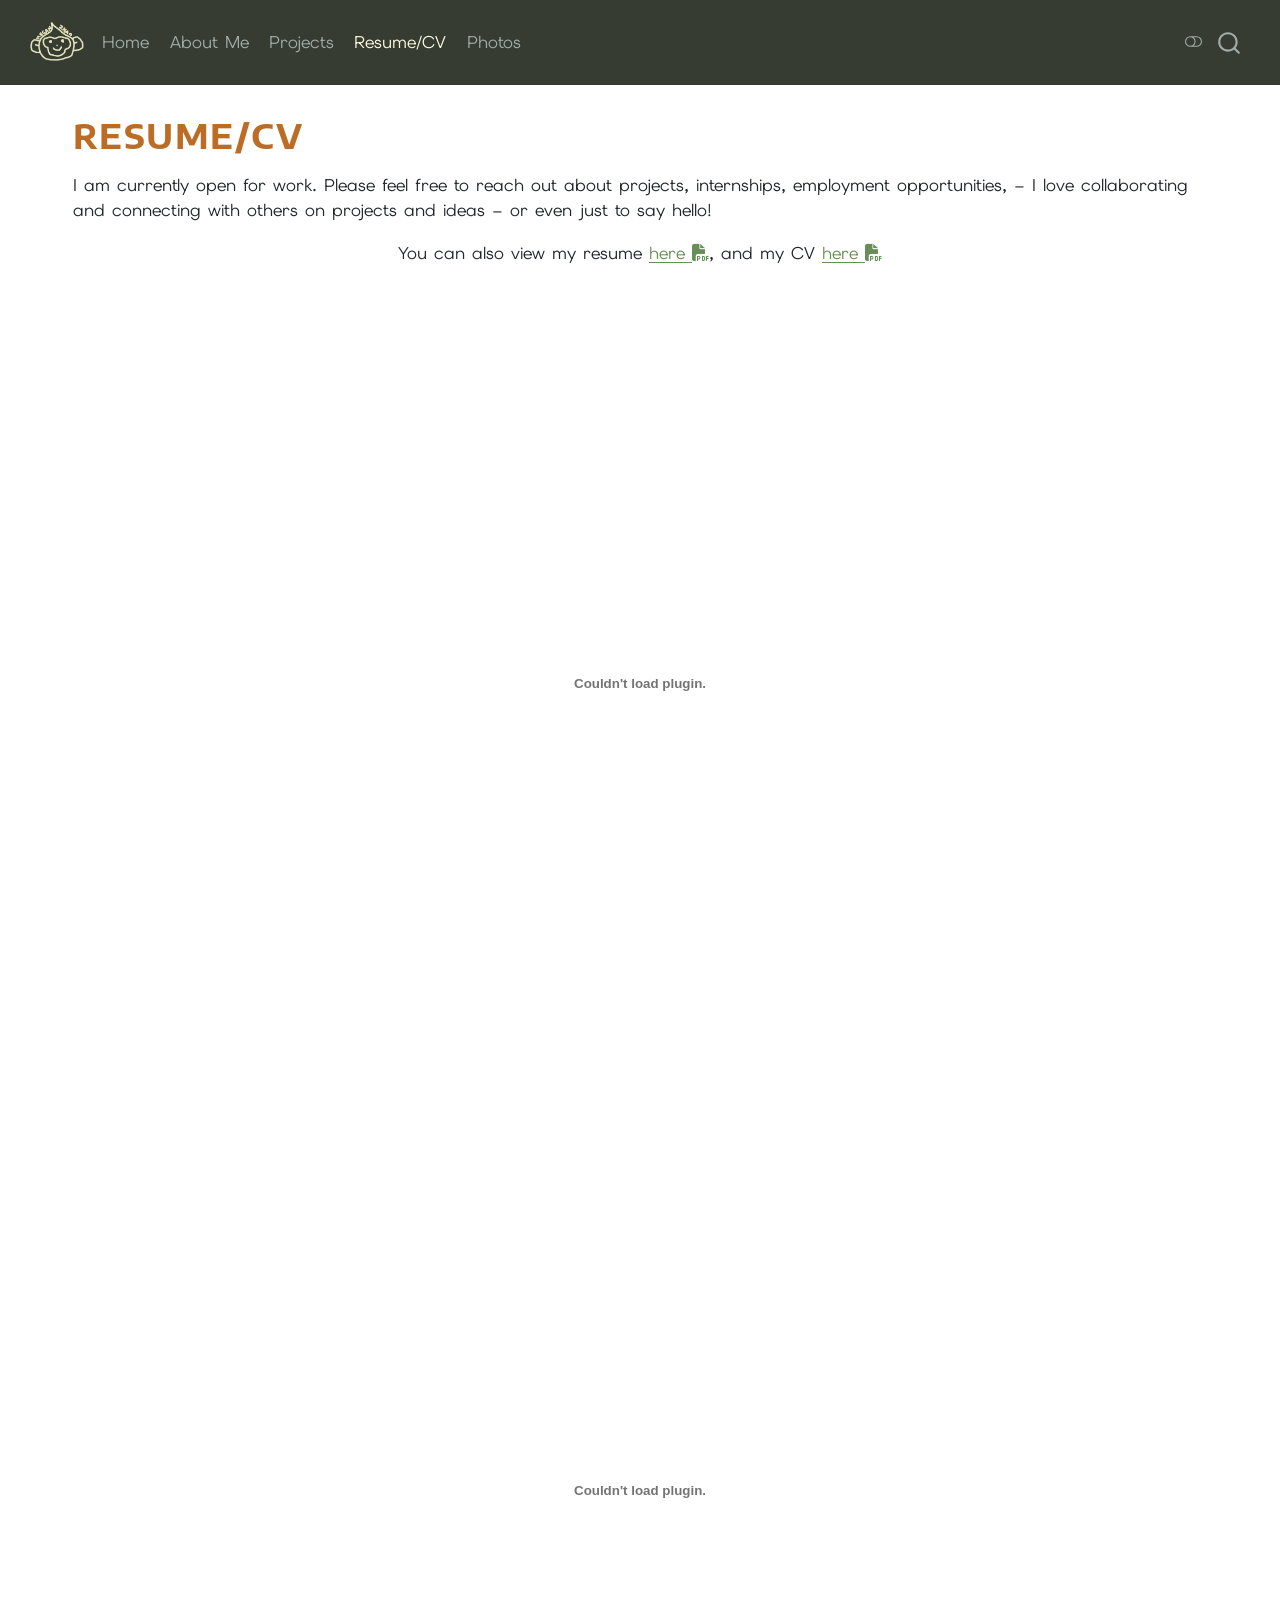
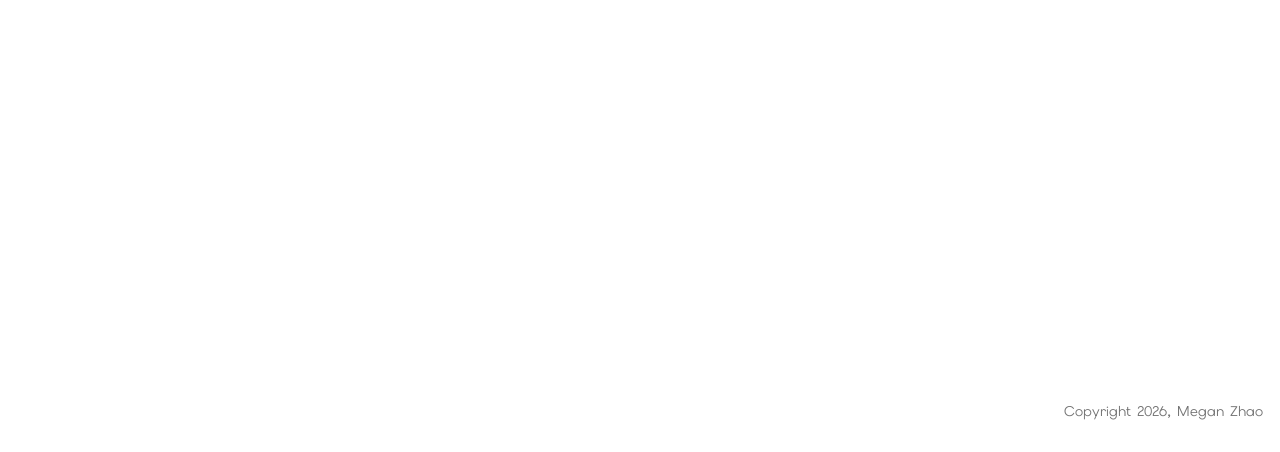
<file: docs/cv.html>
<!DOCTYPE html>
<html xmlns="http://www.w3.org/1999/xhtml" lang="en" xml:lang="en"><head>

<meta charset="utf-8">
<meta name="generator" content="quarto-1.9.36">

<meta name="viewport" content="width=device-width, initial-scale=1.0, user-scalable=yes">


<title>RESUME/CV – Megan Zhao</title>
<style>
/* Default styles provided by pandoc.
** See https://pandoc.org/MANUAL.html#variables-for-html for config info.
*/
code{white-space: pre-wrap;}
span.smallcaps{font-variant: small-caps;}
div.columns{display: flex; gap: min(4vw, 1.5em);}
div.column{flex: auto; overflow-x: auto;}
div.hanging-indent{margin-left: 1.5em; text-indent: -1.5em;}
ul.task-list{list-style: none;}
ul.task-list li input[type="checkbox"] {
  width: 0.8em;
  margin: 0 0.8em 0.2em -1em; /* quarto-specific, see https://github.com/quarto-dev/quarto-cli/issues/4556 */ 
  vertical-align: middle;
}
</style>


<script src="site_libs/quarto-nav/quarto-nav.js"></script>
<script src="site_libs/quarto-nav/headroom.min.js"></script>
<script src="site_libs/clipboard/clipboard.min.js"></script>
<script src="site_libs/quarto-search/autocomplete.umd.js"></script>
<script src="site_libs/quarto-search/fuse.min.js"></script>
<script src="site_libs/quarto-search/quarto-search.js"></script>
<meta name="quarto:offset" content="./">
<link href="./media/monkey-drawing-bw.png" rel="icon" type="image/png">
<script src="site_libs/quarto-html/quarto.js" type="module"></script>
<script src="site_libs/quarto-html/tabsets/tabsets.js" type="module"></script>
<script src="site_libs/quarto-html/popper.min.js"></script>
<script src="site_libs/quarto-html/tippy.umd.min.js"></script>
<script src="site_libs/quarto-html/anchor.min.js"></script>
<link href="site_libs/quarto-html/tippy.css" rel="stylesheet">
<link href="site_libs/quarto-html/quarto-syntax-highlighting-845c23b38eaddc0f92fda52bfe77a8c8.css" rel="stylesheet" class="quarto-color-scheme" id="quarto-text-highlighting-styles">
<link href="site_libs/quarto-html/quarto-syntax-highlighting-dark-f418161beb48e0141c760e455f12af2c.css" rel="stylesheet" class="quarto-color-scheme quarto-color-alternate" id="quarto-text-highlighting-styles">
<link href="site_libs/quarto-html/quarto-syntax-highlighting-845c23b38eaddc0f92fda52bfe77a8c8.css" rel="stylesheet" class="quarto-color-scheme-extra" id="quarto-text-highlighting-styles">
<script src="site_libs/bootstrap/bootstrap.min.js"></script>
<link href="site_libs/bootstrap/bootstrap-icons.css" rel="stylesheet">
<link href="site_libs/bootstrap/bootstrap-b18b434a38033078de467ef9a7197a1e.min.css" rel="stylesheet" append-hash="true" class="quarto-color-scheme" id="quarto-bootstrap" data-mode="light">
<link href="site_libs/bootstrap/bootstrap-dark-72b9e66870c2a328dd6511c2d4a1de22.min.css" rel="stylesheet" append-hash="true" class="quarto-color-scheme quarto-color-alternate" id="quarto-bootstrap" data-mode="dark">
<link href="site_libs/bootstrap/bootstrap-b18b434a38033078de467ef9a7197a1e.min.css" rel="stylesheet" append-hash="true" class="quarto-color-scheme-extra" id="quarto-bootstrap" data-mode="light">
<link href="site_libs/quarto-contrib/fontawesome6-6.7.2/all.min.css" rel="stylesheet">
<link href="site_libs/quarto-contrib/fontawesome6-6.7.2/latex-fontsize.css" rel="stylesheet">
<script id="quarto-search-options" type="application/json">{
  "location": "navbar",
  "copy-button": false,
  "collapse-after": 3,
  "panel-placement": "end",
  "type": "overlay",
  "limit": 50,
  "keyboard-shortcut": [
    "f",
    "/",
    "s"
  ],
  "show-item-context": false,
  "language": {
    "search-no-results-text": "No results",
    "search-matching-documents-text": "matching documents",
    "search-copy-link-title": "Copy link to search",
    "search-hide-matches-text": "Hide additional matches",
    "search-more-match-text": "more match in this document",
    "search-more-matches-text": "more matches in this document",
    "search-clear-button-title": "Clear",
    "search-text-placeholder": "",
    "search-detached-cancel-button-title": "Cancel",
    "search-submit-button-title": "Submit",
    "search-label": "Search"
  }
}</script>


<link rel="stylesheet" href="styles.scss">
</head>

<body class="nav-fixed quarto-light"><script id="quarto-html-before-body" type="application/javascript">
    const toggleBodyColorMode = (bsSheetEl) => {
      const mode = bsSheetEl.getAttribute("data-mode");
      const bodyEl = window.document.querySelector("body");
      if (mode === "dark") {
        bodyEl.classList.add("quarto-dark");
        bodyEl.classList.remove("quarto-light");
      } else {
        bodyEl.classList.add("quarto-light");
        bodyEl.classList.remove("quarto-dark");
      }
    }
    const toggleBodyColorPrimary = () => {
      const bsSheetEl = window.document.querySelector("link#quarto-bootstrap:not([rel=disabled-stylesheet])");
      if (bsSheetEl) {
        toggleBodyColorMode(bsSheetEl);
      }
    }
    const setColorSchemeToggle = (alternate) => {
      const toggles = window.document.querySelectorAll('.quarto-color-scheme-toggle');
      for (let i=0; i < toggles.length; i++) {
        const toggle = toggles[i];
        if (toggle) {
          if (alternate) {
            toggle.classList.add("alternate");
          } else {
            toggle.classList.remove("alternate");
          }
        }
      }
    };
    const toggleColorMode = (alternate) => {
      // Switch the stylesheets
      const primaryStylesheets = window.document.querySelectorAll('link.quarto-color-scheme:not(.quarto-color-alternate)');
      const alternateStylesheets = window.document.querySelectorAll('link.quarto-color-scheme.quarto-color-alternate');
      manageTransitions('#quarto-margin-sidebar .nav-link', false);
      if (alternate) {
        // note: dark is layered on light, we don't disable primary!
        enableStylesheet(alternateStylesheets);
        for (const sheetNode of alternateStylesheets) {
          if (sheetNode.id === "quarto-bootstrap") {
            toggleBodyColorMode(sheetNode);
          }
        }
      } else {
        disableStylesheet(alternateStylesheets);
        enableStylesheet(primaryStylesheets)
        toggleBodyColorPrimary();
      }
      manageTransitions('#quarto-margin-sidebar .nav-link', true);
      // Switch the toggles
      setColorSchemeToggle(alternate)
      // Hack to workaround the fact that safari doesn't
      // properly recolor the scrollbar when toggling (#1455)
      if (navigator.userAgent.indexOf('Safari') > 0 && navigator.userAgent.indexOf('Chrome') == -1) {
        manageTransitions("body", false);
        window.scrollTo(0, 1);
        setTimeout(() => {
          window.scrollTo(0, 0);
          manageTransitions("body", true);
        }, 40);
      }
    }
    const disableStylesheet = (stylesheets) => {
      for (let i=0; i < stylesheets.length; i++) {
        const stylesheet = stylesheets[i];
        stylesheet.rel = 'disabled-stylesheet';
      }
    }
    const enableStylesheet = (stylesheets) => {
      for (let i=0; i < stylesheets.length; i++) {
        const stylesheet = stylesheets[i];
        if(stylesheet.rel !== 'stylesheet') { // for Chrome, which will still FOUC without this check
          stylesheet.rel = 'stylesheet';
        }
      }
    }
    const manageTransitions = (selector, allowTransitions) => {
      const els = window.document.querySelectorAll(selector);
      for (let i=0; i < els.length; i++) {
        const el = els[i];
        if (allowTransitions) {
          el.classList.remove('notransition');
        } else {
          el.classList.add('notransition');
        }
      }
    }
    const isFileUrl = () => {
      return window.location.protocol === 'file:';
    }
    const hasAlternateSentinel = () => {
      let styleSentinel = getColorSchemeSentinel();
      if (styleSentinel !== null) {
        return styleSentinel === "alternate";
      } else {
        return false;
      }
    }
    const setStyleSentinel = (alternate) => {
      const value = alternate ? "alternate" : "default";
      if (!isFileUrl()) {
        window.localStorage.setItem("quarto-color-scheme", value);
      } else {
        localAlternateSentinel = value;
      }
    }
    const getColorSchemeSentinel = () => {
      if (!isFileUrl()) {
        const storageValue = window.localStorage.getItem("quarto-color-scheme");
        return storageValue != null ? storageValue : localAlternateSentinel;
      } else {
        return localAlternateSentinel;
      }
    }
    const toggleGiscusIfUsed = (isAlternate, darkModeDefault) => {
      const baseTheme = document.querySelector('#giscus-base-theme')?.value ?? 'light';
      const alternateTheme = document.querySelector('#giscus-alt-theme')?.value ?? 'dark';
      let newTheme = '';
      if(authorPrefersDark) {
        newTheme = isAlternate ? baseTheme : alternateTheme;
      } else {
        newTheme = isAlternate ? alternateTheme : baseTheme;
      }
      const changeGiscusTheme = () => {
        // From: https://github.com/giscus/giscus/issues/336
        const sendMessage = (message) => {
          const iframe = document.querySelector('iframe.giscus-frame');
          if (!iframe) return;
          iframe.contentWindow.postMessage({ giscus: message }, 'https://giscus.app');
        }
        sendMessage({
          setConfig: {
            theme: newTheme
          }
        });
      }
      const isGiscussLoaded = window.document.querySelector('iframe.giscus-frame') !== null;
      if (isGiscussLoaded) {
        changeGiscusTheme();
      }
    };
    const authorPrefersDark = false;
    const darkModeDefault = authorPrefersDark;
      document.querySelector('link#quarto-text-highlighting-styles.quarto-color-scheme-extra').rel = 'disabled-stylesheet';
      document.querySelector('link#quarto-bootstrap.quarto-color-scheme-extra').rel = 'disabled-stylesheet';
    let localAlternateSentinel = darkModeDefault ? 'alternate' : 'default';
    // Dark / light mode switch
    window.quartoToggleColorScheme = () => {
      // Read the current dark / light value
      let toAlternate = !hasAlternateSentinel();
      toggleColorMode(toAlternate);
      setStyleSentinel(toAlternate);
      toggleGiscusIfUsed(toAlternate, darkModeDefault);
      window.dispatchEvent(new Event('resize'));
    };
    // Switch to dark mode if need be
    if (hasAlternateSentinel()) {
      toggleColorMode(true);
    } else {
      toggleColorMode(false);
    }
  </script>

<div id="quarto-search-results"></div>
  <header id="quarto-header" class="headroom fixed-top">
    <nav class="navbar navbar-expand-lg " data-bs-theme="dark">
      <div class="navbar-container container-fluid">
      <div class="navbar-brand-container mx-auto">
    <a href="./index.html" class="navbar-brand navbar-brand-logo">
    <img src="./media/monkey-drawing.png" alt="" class="navbar-logo light-content">
    <img src="./media/monkey-drawing.png" alt="" class="navbar-logo dark-content">
    </a>
  </div>
            <div id="quarto-search" class="" title="Search"></div>
          <button class="navbar-toggler" type="button" data-bs-toggle="collapse" data-bs-target="#navbarCollapse" aria-controls="navbarCollapse" role="menu" aria-expanded="false" aria-label="Toggle navigation" onclick="if (window.quartoToggleHeadroom) { window.quartoToggleHeadroom(); }">
  <span class="navbar-toggler-icon"></span>
</button>
          <div class="collapse navbar-collapse" id="navbarCollapse">
            <ul class="navbar-nav navbar-nav-scroll me-auto">
  <li class="nav-item">
    <a class="nav-link" href="./index.html"> 
<span class="menu-text">Home</span></a>
  </li>  
  <li class="nav-item">
    <a class="nav-link" href="./about.html"> 
<span class="menu-text">About Me</span></a>
  </li>  
  <li class="nav-item">
    <a class="nav-link" href="./posts.html"> 
<span class="menu-text">Projects</span></a>
  </li>  
  <li class="nav-item">
    <a class="nav-link active" href="./cv.html" aria-current="page"> 
<span class="menu-text">Resume/CV</span></a>
  </li>  
  <li class="nav-item">
    <a class="nav-link" href="./misc.html"> 
<span class="menu-text">Photos</span></a>
  </li>  
</ul>
          </div> <!-- /navcollapse -->
            <div class="quarto-navbar-tools">
  <a href="" class="quarto-color-scheme-toggle quarto-navigation-tool  px-1" onclick="window.quartoToggleColorScheme(); return false;" title="Toggle dark mode"><i class="bi"></i></a>
</div>
      </div> <!-- /container-fluid -->
    </nav>
</header>
<!-- content -->
<div id="quarto-content" class="quarto-container page-columns page-rows-contents page-layout-full page-navbar">
<!-- sidebar -->
<!-- margin-sidebar -->
    <div id="quarto-margin-sidebar" class="sidebar margin-sidebar zindex-bottom">
        
    </div>
<!-- main -->
<main class="content column-page" id="quarto-document-content">


<header id="title-block-header" class="quarto-title-block default">
<div class="quarto-title">
<h1 class="title">RESUME/CV</h1>
</div>



<div class="quarto-title-meta column-page">

    
  
    
  </div>
  


</header>


<p>I am currently open for work. Please feel free to reach out about projects, internships, employment opportunities, – I love collaborating and connecting with others on projects and ideas – or even just to say hello!</p>
<p class="center-text">
You can also view my resume <a href="mzhaoresume.pdf">here <i class="fa-solid fa-file-pdf" title="pdf" aria-label="file-pdf"></i></a>, and my CV <a href="mzhao-cv2026.pdf">here <i class="fa-solid fa-file-pdf" title="pdf" aria-label="file-pdf"></i></a>
</p>
<div style="display: flex; justify-content: center; width: 100%;">
<div class="pdf-container">
<p><embed src="mzhaoresume.pdf" type="application/pdf" class="pdf-viewer" width="100%" height="800px"> <embed src="mzhao-cv2026.pdf" type="application/pdf" class="pdf-viewer" width="100%" height="800px"></p>
</div>


</div>

</main> <!-- /main -->
<script id="quarto-html-after-body" type="application/javascript">
  window.document.addEventListener("DOMContentLoaded", function (event) {
    // Ensure there is a toggle, if there isn't float one in the top right
    if (window.document.querySelector('.quarto-color-scheme-toggle') === null) {
      const a = window.document.createElement('a');
      a.classList.add('top-right');
      a.classList.add('quarto-color-scheme-toggle');
      a.href = "";
      a.onclick = function() { try { window.quartoToggleColorScheme(); } catch {} return false; };
      const i = window.document.createElement("i");
      i.classList.add('bi');
      a.appendChild(i);
      window.document.body.appendChild(a);
    }
    setColorSchemeToggle(hasAlternateSentinel())
    const icon = "";
    const anchorJS = new window.AnchorJS();
    anchorJS.options = {
      placement: 'right',
      icon: icon
    };
    anchorJS.add('.anchored');
    const isCodeAnnotation = (el) => {
      for (const clz of el.classList) {
        if (clz.startsWith('code-annotation-')) {                     
          return true;
        }
      }
      return false;
    }
    const onCopySuccess = function(e) {
      // button target
      const button = e.trigger;
      // don't keep focus
      button.blur();
      // flash "checked"
      button.classList.add('code-copy-button-checked');
      var currentTitle = button.getAttribute("title");
      button.setAttribute("title", "Copied!");
      let tooltip;
      if (window.bootstrap) {
        button.setAttribute("data-bs-toggle", "tooltip");
        button.setAttribute("data-bs-placement", "left");
        button.setAttribute("data-bs-title", "Copied!");
        tooltip = new bootstrap.Tooltip(button, 
          { trigger: "manual", 
            customClass: "code-copy-button-tooltip",
            offset: [0, -8]});
        tooltip.show();    
      }
      setTimeout(function() {
        if (tooltip) {
          tooltip.hide();
          button.removeAttribute("data-bs-title");
          button.removeAttribute("data-bs-toggle");
          button.removeAttribute("data-bs-placement");
        }
        button.setAttribute("title", currentTitle);
        button.classList.remove('code-copy-button-checked');
      }, 1000);
      // clear code selection
      e.clearSelection();
    }
    const getTextToCopy = function(trigger) {
      const outerScaffold = trigger.parentElement.cloneNode(true);
      const codeEl = outerScaffold.querySelector('code');
      for (const childEl of codeEl.children) {
        if (isCodeAnnotation(childEl)) {
          childEl.remove();
        }
      }
      return codeEl.innerText;
    }
    const clipboard = new window.ClipboardJS('.code-copy-button:not([data-in-quarto-modal])', {
      text: getTextToCopy
    });
    clipboard.on('success', onCopySuccess);
    if (window.document.getElementById('quarto-embedded-source-code-modal')) {
      const clipboardModal = new window.ClipboardJS('.code-copy-button[data-in-quarto-modal]', {
        text: getTextToCopy,
        container: window.document.getElementById('quarto-embedded-source-code-modal')
      });
      clipboardModal.on('success', onCopySuccess);
    }
      var localhostRegex = new RegExp(/^(?:http|https):\/\/localhost\:?[0-9]*\//);
      var mailtoRegex = new RegExp(/^mailto:/);
        var filterRegex = new RegExp('/' + window.location.host + '/');
      var isInternal = (href) => {
          return filterRegex.test(href) || localhostRegex.test(href) || mailtoRegex.test(href);
      }
      // Inspect non-navigation links and adorn them if external
     var links = window.document.querySelectorAll('a[href]:not(.nav-link):not(.navbar-brand):not(.toc-action):not(.sidebar-link):not(.sidebar-item-toggle):not(.pagination-link):not(.no-external):not([aria-hidden]):not(.dropdown-item):not(.quarto-navigation-tool):not(.about-link)');
      for (var i=0; i<links.length; i++) {
        const link = links[i];
        if (!isInternal(link.href)) {
          // undo the damage that might have been done by quarto-nav.js in the case of
          // links that we want to consider external
          if (link.dataset.originalHref !== undefined) {
            link.href = link.dataset.originalHref;
          }
        }
      }
    function tippyHover(el, contentFn, onTriggerFn, onUntriggerFn) {
      const config = {
        allowHTML: true,
        maxWidth: 500,
        delay: 100,
        arrow: false,
        appendTo: function(el) {
            return el.parentElement;
        },
        interactive: true,
        interactiveBorder: 10,
        theme: 'quarto',
        placement: 'bottom-start',
      };
      if (contentFn) {
        config.content = contentFn;
      }
      if (onTriggerFn) {
        config.onTrigger = onTriggerFn;
      }
      if (onUntriggerFn) {
        config.onUntrigger = onUntriggerFn;
      }
      window.tippy(el, config); 
    }
    const noterefs = window.document.querySelectorAll('a[role="doc-noteref"]');
    for (var i=0; i<noterefs.length; i++) {
      const ref = noterefs[i];
      tippyHover(ref, function() {
        // use id or data attribute instead here
        let href = ref.getAttribute('data-footnote-href') || ref.getAttribute('href');
        try { href = new URL(href).hash; } catch {}
        const id = href.replace(/^#\/?/, "");
        const note = window.document.getElementById(id);
        if (note) {
          return note.innerHTML;
        } else {
          return "";
        }
      });
    }
    const xrefs = window.document.querySelectorAll('a.quarto-xref');
    const processXRef = (id, note) => {
      // Strip column container classes
      const stripColumnClz = (el) => {
        el.classList.remove("page-full", "page-columns");
        if (el.children) {
          for (const child of el.children) {
            stripColumnClz(child);
          }
        }
      }
      stripColumnClz(note)
      if (id === null || id.startsWith('sec-')) {
        // Special case sections, only their first couple elements
        const container = document.createElement("div");
        if (note.children && note.children.length > 2) {
          container.appendChild(note.children[0].cloneNode(true));
          for (let i = 1; i < note.children.length; i++) {
            const child = note.children[i];
            if (child.tagName === "P" && child.innerText === "") {
              continue;
            } else {
              container.appendChild(child.cloneNode(true));
              break;
            }
          }
          if (window.Quarto?.typesetMath) {
            window.Quarto.typesetMath(container);
          }
          return container.innerHTML
        } else {
          if (window.Quarto?.typesetMath) {
            window.Quarto.typesetMath(note);
          }
          return note.innerHTML;
        }
      } else {
        // Remove any anchor links if they are present
        const anchorLink = note.querySelector('a.anchorjs-link');
        if (anchorLink) {
          anchorLink.remove();
        }
        if (window.Quarto?.typesetMath) {
          window.Quarto.typesetMath(note);
        }
        if (note.classList.contains("callout")) {
          return note.outerHTML;
        } else {
          return note.innerHTML;
        }
      }
    }
    for (var i=0; i<xrefs.length; i++) {
      const xref = xrefs[i];
      tippyHover(xref, undefined, function(instance) {
        instance.disable();
        let url = xref.getAttribute('href');
        let hash = undefined; 
        if (url.startsWith('#')) {
          hash = url;
        } else {
          try { hash = new URL(url).hash; } catch {}
        }
        if (hash) {
          const id = hash.replace(/^#\/?/, "");
          const note = window.document.getElementById(id);
          if (note !== null) {
            try {
              const html = processXRef(id, note.cloneNode(true));
              instance.setContent(html);
            } finally {
              instance.enable();
              instance.show();
            }
          } else {
            // See if we can fetch this
            fetch(url.split('#')[0])
            .then(res => res.text())
            .then(html => {
              const parser = new DOMParser();
              const htmlDoc = parser.parseFromString(html, "text/html");
              const note = htmlDoc.getElementById(id);
              if (note !== null) {
                const html = processXRef(id, note);
                instance.setContent(html);
              } 
            }).finally(() => {
              instance.enable();
              instance.show();
            });
          }
        } else {
          // See if we can fetch a full url (with no hash to target)
          // This is a special case and we should probably do some content thinning / targeting
          fetch(url)
          .then(res => res.text())
          .then(html => {
            const parser = new DOMParser();
            const htmlDoc = parser.parseFromString(html, "text/html");
            const note = htmlDoc.querySelector('main.content');
            if (note !== null) {
              // This should only happen for chapter cross references
              // (since there is no id in the URL)
              // remove the first header
              if (note.children.length > 0 && note.children[0].tagName === "HEADER") {
                note.children[0].remove();
              }
              const html = processXRef(null, note);
              instance.setContent(html);
            } 
          }).finally(() => {
            instance.enable();
            instance.show();
          });
        }
      }, function(instance) {
      });
    }
        let selectedAnnoteEl;
        const selectorForAnnotation = ( cell, annotation) => {
          let cellAttr = 'data-code-cell="' + cell + '"';
          let lineAttr = 'data-code-annotation="' +  annotation + '"';
          const selector = 'span[' + cellAttr + '][' + lineAttr + ']';
          return selector;
        }
        const selectCodeLines = (annoteEl) => {
          const doc = window.document;
          const targetCell = annoteEl.getAttribute("data-target-cell");
          const targetAnnotation = annoteEl.getAttribute("data-target-annotation");
          const annoteSpan = window.document.querySelector(selectorForAnnotation(targetCell, targetAnnotation));
          const lines = annoteSpan.getAttribute("data-code-lines").split(",");
          const lineIds = lines.map((line) => {
            return targetCell + "-" + line;
          })
          let top = null;
          let height = null;
          let parent = null;
          if (lineIds.length > 0) {
              //compute the position of the single el (top and bottom and make a div)
              const el = window.document.getElementById(lineIds[0]);
              top = el.offsetTop;
              height = el.offsetHeight;
              parent = el.parentElement.parentElement;
            if (lineIds.length > 1) {
              const lastEl = window.document.getElementById(lineIds[lineIds.length - 1]);
              const bottom = lastEl.offsetTop + lastEl.offsetHeight;
              height = bottom - top;
            }
            if (top !== null && height !== null && parent !== null) {
              // cook up a div (if necessary) and position it 
              let div = window.document.getElementById("code-annotation-line-highlight");
              if (div === null) {
                div = window.document.createElement("div");
                div.setAttribute("id", "code-annotation-line-highlight");
                div.style.position = 'absolute';
                parent.appendChild(div);
              }
              div.style.top = top - 2 + "px";
              div.style.height = height + 4 + "px";
              div.style.left = 0;
              let gutterDiv = window.document.getElementById("code-annotation-line-highlight-gutter");
              if (gutterDiv === null) {
                gutterDiv = window.document.createElement("div");
                gutterDiv.setAttribute("id", "code-annotation-line-highlight-gutter");
                gutterDiv.style.position = 'absolute';
                const codeCell = window.document.getElementById(targetCell);
                const gutter = codeCell.querySelector('.code-annotation-gutter');
                gutter.appendChild(gutterDiv);
              }
              gutterDiv.style.top = top - 2 + "px";
              gutterDiv.style.height = height + 4 + "px";
            }
            selectedAnnoteEl = annoteEl;
          }
        };
        const unselectCodeLines = () => {
          const elementsIds = ["code-annotation-line-highlight", "code-annotation-line-highlight-gutter"];
          elementsIds.forEach((elId) => {
            const div = window.document.getElementById(elId);
            if (div) {
              div.remove();
            }
          });
          selectedAnnoteEl = undefined;
        };
          // Handle positioning of the toggle
      window.addEventListener(
        "resize",
        throttle(() => {
          elRect = undefined;
          if (selectedAnnoteEl) {
            selectCodeLines(selectedAnnoteEl);
          }
        }, 10)
      );
      function throttle(fn, ms) {
      let throttle = false;
      let timer;
        return (...args) => {
          if(!throttle) { // first call gets through
              fn.apply(this, args);
              throttle = true;
          } else { // all the others get throttled
              if(timer) clearTimeout(timer); // cancel #2
              timer = setTimeout(() => {
                fn.apply(this, args);
                timer = throttle = false;
              }, ms);
          }
        };
      }
        // Attach click handler to the DT
        const annoteDls = window.document.querySelectorAll('dt[data-target-cell]');
        for (const annoteDlNode of annoteDls) {
          annoteDlNode.addEventListener('click', (event) => {
            const clickedEl = event.target;
            if (clickedEl !== selectedAnnoteEl) {
              unselectCodeLines();
              const activeEl = window.document.querySelector('dt[data-target-cell].code-annotation-active');
              if (activeEl) {
                activeEl.classList.remove('code-annotation-active');
              }
              selectCodeLines(clickedEl);
              clickedEl.classList.add('code-annotation-active');
            } else {
              // Unselect the line
              unselectCodeLines();
              clickedEl.classList.remove('code-annotation-active');
            }
          });
        }
    const findCites = (el) => {
      const parentEl = el.parentElement;
      if (parentEl) {
        const cites = parentEl.dataset.cites;
        if (cites) {
          return {
            el,
            cites: cites.split(' ')
          };
        } else {
          return findCites(el.parentElement)
        }
      } else {
        return undefined;
      }
    };
    var bibliorefs = window.document.querySelectorAll('a[role="doc-biblioref"]');
    for (var i=0; i<bibliorefs.length; i++) {
      const ref = bibliorefs[i];
      const citeInfo = findCites(ref);
      if (citeInfo) {
        tippyHover(citeInfo.el, function() {
          var popup = window.document.createElement('div');
          citeInfo.cites.forEach(function(cite) {
            var citeDiv = window.document.createElement('div');
            citeDiv.classList.add('hanging-indent');
            citeDiv.classList.add('csl-entry');
            var biblioDiv = window.document.getElementById('ref-' + cite);
            if (biblioDiv) {
              citeDiv.innerHTML = biblioDiv.innerHTML;
            }
            popup.appendChild(citeDiv);
          });
          return popup.innerHTML;
        });
      }
    }
  });
  </script>
</div> <!-- /content -->
<footer class="footer">
  <div class="nav-footer">
    <div class="nav-footer-left">
      &nbsp;
    </div>   
    <div class="nav-footer-center">
      &nbsp;
    </div>
    <div class="nav-footer-right">
<p>Copyright 2026, Megan Zhao</p>
</div>
  </div>
</footer>




</body></html>
</file>
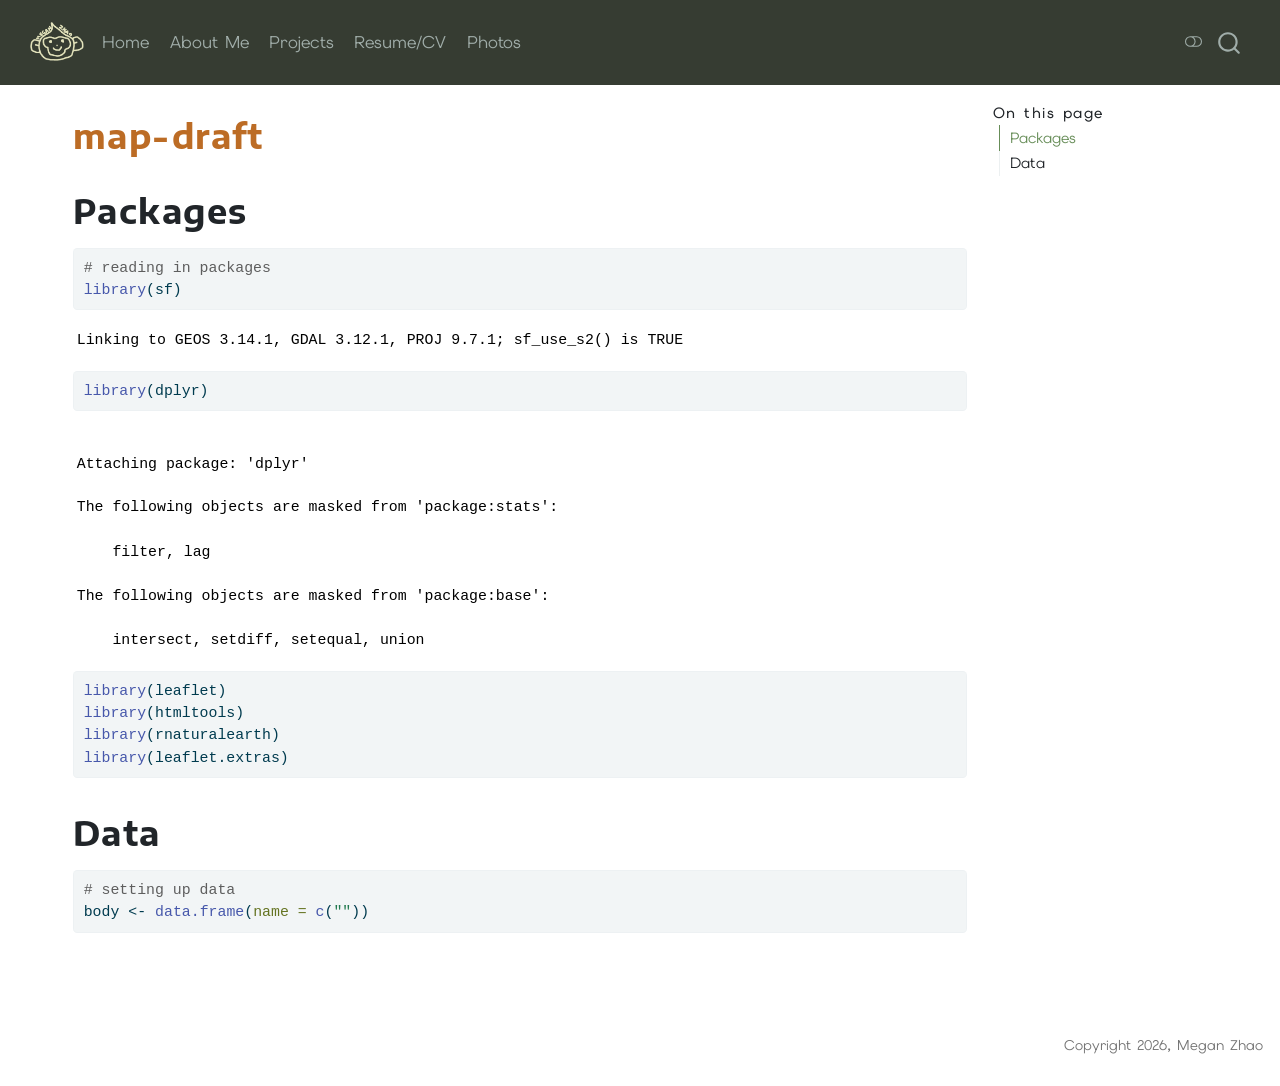
<file: docs/map-draft.html>
<!DOCTYPE html>
<html xmlns="http://www.w3.org/1999/xhtml" lang="en" xml:lang="en"><head>

<meta charset="utf-8">
<meta name="generator" content="quarto-1.9.36">

<meta name="viewport" content="width=device-width, initial-scale=1.0, user-scalable=yes">


<title>map-draft – Megan Zhao</title>
<style>
/* Default styles provided by pandoc.
** See https://pandoc.org/MANUAL.html#variables-for-html for config info.
*/
code{white-space: pre-wrap;}
span.smallcaps{font-variant: small-caps;}
div.columns{display: flex; gap: min(4vw, 1.5em);}
div.column{flex: auto; overflow-x: auto;}
div.hanging-indent{margin-left: 1.5em; text-indent: -1.5em;}
ul.task-list{list-style: none;}
ul.task-list li input[type="checkbox"] {
  width: 0.8em;
  margin: 0 0.8em 0.2em -1em; /* quarto-specific, see https://github.com/quarto-dev/quarto-cli/issues/4556 */ 
  vertical-align: middle;
}
/* CSS for syntax highlighting */
html { -webkit-text-size-adjust: 100%; }
pre > code.sourceCode { white-space: pre; position: relative; }
pre > code.sourceCode > span { display: inline-block; line-height: 1.25; }
pre > code.sourceCode > span:empty { height: 1.2em; }
.sourceCode { overflow: visible; }
code.sourceCode > span { color: inherit; text-decoration: inherit; }
div.sourceCode { margin: 1em 0; }
pre.sourceCode { margin: 0; }
@media screen {
div.sourceCode { overflow: auto; }
}
@media print {
pre > code.sourceCode { white-space: pre-wrap; }
pre > code.sourceCode > span { text-indent: -5em; padding-left: 5em; }
}
pre.numberSource code
  { counter-reset: source-line 0; }
pre.numberSource code > span
  { position: relative; left: -4em; counter-increment: source-line; }
pre.numberSource code > span > a:first-child::before
  { content: counter(source-line);
    position: relative; left: -1em; text-align: right; vertical-align: baseline;
    border: none; display: inline-block;
    -webkit-touch-callout: none; -webkit-user-select: none;
    -khtml-user-select: none; -moz-user-select: none;
    -ms-user-select: none; user-select: none;
    padding: 0 4px; width: 4em;
  }
pre.numberSource { margin-left: 3em;  padding-left: 4px; }
div.sourceCode
  {   }
@media screen {
pre > code.sourceCode > span > a:first-child::before { text-decoration: underline; }
}
</style>


<script src="site_libs/quarto-nav/quarto-nav.js"></script>
<script src="site_libs/quarto-nav/headroom.min.js"></script>
<script src="site_libs/clipboard/clipboard.min.js"></script>
<script src="site_libs/quarto-search/autocomplete.umd.js"></script>
<script src="site_libs/quarto-search/fuse.min.js"></script>
<script src="site_libs/quarto-search/quarto-search.js"></script>
<meta name="quarto:offset" content="./">
<link href="./media/monkey-drawing-bw.png" rel="icon" type="image/png">
<script src="site_libs/quarto-html/quarto.js" type="module"></script>
<script src="site_libs/quarto-html/tabsets/tabsets.js" type="module"></script>
<script src="site_libs/quarto-html/popper.min.js"></script>
<script src="site_libs/quarto-html/tippy.umd.min.js"></script>
<script src="site_libs/quarto-html/anchor.min.js"></script>
<link href="site_libs/quarto-html/tippy.css" rel="stylesheet">
<link href="site_libs/quarto-html/quarto-syntax-highlighting-845c23b38eaddc0f92fda52bfe77a8c8.css" rel="stylesheet" class="quarto-color-scheme" id="quarto-text-highlighting-styles">
<link href="site_libs/quarto-html/quarto-syntax-highlighting-dark-f418161beb48e0141c760e455f12af2c.css" rel="stylesheet" class="quarto-color-scheme quarto-color-alternate" id="quarto-text-highlighting-styles">
<link href="site_libs/quarto-html/quarto-syntax-highlighting-845c23b38eaddc0f92fda52bfe77a8c8.css" rel="stylesheet" class="quarto-color-scheme-extra" id="quarto-text-highlighting-styles">
<script src="site_libs/bootstrap/bootstrap.min.js"></script>
<link href="site_libs/bootstrap/bootstrap-icons.css" rel="stylesheet">
<link href="site_libs/bootstrap/bootstrap-b18b434a38033078de467ef9a7197a1e.min.css" rel="stylesheet" append-hash="true" class="quarto-color-scheme" id="quarto-bootstrap" data-mode="light">
<link href="site_libs/bootstrap/bootstrap-dark-72b9e66870c2a328dd6511c2d4a1de22.min.css" rel="stylesheet" append-hash="true" class="quarto-color-scheme quarto-color-alternate" id="quarto-bootstrap" data-mode="dark">
<link href="site_libs/bootstrap/bootstrap-b18b434a38033078de467ef9a7197a1e.min.css" rel="stylesheet" append-hash="true" class="quarto-color-scheme-extra" id="quarto-bootstrap" data-mode="light">
<script id="quarto-search-options" type="application/json">{
  "location": "navbar",
  "copy-button": false,
  "collapse-after": 3,
  "panel-placement": "end",
  "type": "overlay",
  "limit": 50,
  "keyboard-shortcut": [
    "f",
    "/",
    "s"
  ],
  "show-item-context": false,
  "language": {
    "search-no-results-text": "No results",
    "search-matching-documents-text": "matching documents",
    "search-copy-link-title": "Copy link to search",
    "search-hide-matches-text": "Hide additional matches",
    "search-more-match-text": "more match in this document",
    "search-more-matches-text": "more matches in this document",
    "search-clear-button-title": "Clear",
    "search-text-placeholder": "",
    "search-detached-cancel-button-title": "Cancel",
    "search-submit-button-title": "Submit",
    "search-label": "Search"
  }
}</script>


<link rel="stylesheet" href="styles.scss">
</head>

<body class="nav-fixed quarto-light"><script id="quarto-html-before-body" type="application/javascript">
    const toggleBodyColorMode = (bsSheetEl) => {
      const mode = bsSheetEl.getAttribute("data-mode");
      const bodyEl = window.document.querySelector("body");
      if (mode === "dark") {
        bodyEl.classList.add("quarto-dark");
        bodyEl.classList.remove("quarto-light");
      } else {
        bodyEl.classList.add("quarto-light");
        bodyEl.classList.remove("quarto-dark");
      }
    }
    const toggleBodyColorPrimary = () => {
      const bsSheetEl = window.document.querySelector("link#quarto-bootstrap:not([rel=disabled-stylesheet])");
      if (bsSheetEl) {
        toggleBodyColorMode(bsSheetEl);
      }
    }
    const setColorSchemeToggle = (alternate) => {
      const toggles = window.document.querySelectorAll('.quarto-color-scheme-toggle');
      for (let i=0; i < toggles.length; i++) {
        const toggle = toggles[i];
        if (toggle) {
          if (alternate) {
            toggle.classList.add("alternate");
          } else {
            toggle.classList.remove("alternate");
          }
        }
      }
    };
    const toggleColorMode = (alternate) => {
      // Switch the stylesheets
      const primaryStylesheets = window.document.querySelectorAll('link.quarto-color-scheme:not(.quarto-color-alternate)');
      const alternateStylesheets = window.document.querySelectorAll('link.quarto-color-scheme.quarto-color-alternate');
      manageTransitions('#quarto-margin-sidebar .nav-link', false);
      if (alternate) {
        // note: dark is layered on light, we don't disable primary!
        enableStylesheet(alternateStylesheets);
        for (const sheetNode of alternateStylesheets) {
          if (sheetNode.id === "quarto-bootstrap") {
            toggleBodyColorMode(sheetNode);
          }
        }
      } else {
        disableStylesheet(alternateStylesheets);
        enableStylesheet(primaryStylesheets)
        toggleBodyColorPrimary();
      }
      manageTransitions('#quarto-margin-sidebar .nav-link', true);
      // Switch the toggles
      setColorSchemeToggle(alternate)
      // Hack to workaround the fact that safari doesn't
      // properly recolor the scrollbar when toggling (#1455)
      if (navigator.userAgent.indexOf('Safari') > 0 && navigator.userAgent.indexOf('Chrome') == -1) {
        manageTransitions("body", false);
        window.scrollTo(0, 1);
        setTimeout(() => {
          window.scrollTo(0, 0);
          manageTransitions("body", true);
        }, 40);
      }
    }
    const disableStylesheet = (stylesheets) => {
      for (let i=0; i < stylesheets.length; i++) {
        const stylesheet = stylesheets[i];
        stylesheet.rel = 'disabled-stylesheet';
      }
    }
    const enableStylesheet = (stylesheets) => {
      for (let i=0; i < stylesheets.length; i++) {
        const stylesheet = stylesheets[i];
        if(stylesheet.rel !== 'stylesheet') { // for Chrome, which will still FOUC without this check
          stylesheet.rel = 'stylesheet';
        }
      }
    }
    const manageTransitions = (selector, allowTransitions) => {
      const els = window.document.querySelectorAll(selector);
      for (let i=0; i < els.length; i++) {
        const el = els[i];
        if (allowTransitions) {
          el.classList.remove('notransition');
        } else {
          el.classList.add('notransition');
        }
      }
    }
    const isFileUrl = () => {
      return window.location.protocol === 'file:';
    }
    const hasAlternateSentinel = () => {
      let styleSentinel = getColorSchemeSentinel();
      if (styleSentinel !== null) {
        return styleSentinel === "alternate";
      } else {
        return false;
      }
    }
    const setStyleSentinel = (alternate) => {
      const value = alternate ? "alternate" : "default";
      if (!isFileUrl()) {
        window.localStorage.setItem("quarto-color-scheme", value);
      } else {
        localAlternateSentinel = value;
      }
    }
    const getColorSchemeSentinel = () => {
      if (!isFileUrl()) {
        const storageValue = window.localStorage.getItem("quarto-color-scheme");
        return storageValue != null ? storageValue : localAlternateSentinel;
      } else {
        return localAlternateSentinel;
      }
    }
    const toggleGiscusIfUsed = (isAlternate, darkModeDefault) => {
      const baseTheme = document.querySelector('#giscus-base-theme')?.value ?? 'light';
      const alternateTheme = document.querySelector('#giscus-alt-theme')?.value ?? 'dark';
      let newTheme = '';
      if(authorPrefersDark) {
        newTheme = isAlternate ? baseTheme : alternateTheme;
      } else {
        newTheme = isAlternate ? alternateTheme : baseTheme;
      }
      const changeGiscusTheme = () => {
        // From: https://github.com/giscus/giscus/issues/336
        const sendMessage = (message) => {
          const iframe = document.querySelector('iframe.giscus-frame');
          if (!iframe) return;
          iframe.contentWindow.postMessage({ giscus: message }, 'https://giscus.app');
        }
        sendMessage({
          setConfig: {
            theme: newTheme
          }
        });
      }
      const isGiscussLoaded = window.document.querySelector('iframe.giscus-frame') !== null;
      if (isGiscussLoaded) {
        changeGiscusTheme();
      }
    };
    const authorPrefersDark = false;
    const darkModeDefault = authorPrefersDark;
      document.querySelector('link#quarto-text-highlighting-styles.quarto-color-scheme-extra').rel = 'disabled-stylesheet';
      document.querySelector('link#quarto-bootstrap.quarto-color-scheme-extra').rel = 'disabled-stylesheet';
    let localAlternateSentinel = darkModeDefault ? 'alternate' : 'default';
    // Dark / light mode switch
    window.quartoToggleColorScheme = () => {
      // Read the current dark / light value
      let toAlternate = !hasAlternateSentinel();
      toggleColorMode(toAlternate);
      setStyleSentinel(toAlternate);
      toggleGiscusIfUsed(toAlternate, darkModeDefault);
      window.dispatchEvent(new Event('resize'));
    };
    // Switch to dark mode if need be
    if (hasAlternateSentinel()) {
      toggleColorMode(true);
    } else {
      toggleColorMode(false);
    }
  </script>

<div id="quarto-search-results"></div>
  <header id="quarto-header" class="headroom fixed-top">
    <nav class="navbar navbar-expand-lg " data-bs-theme="dark">
      <div class="navbar-container container-fluid">
      <div class="navbar-brand-container mx-auto">
    <a href="./index.html" class="navbar-brand navbar-brand-logo">
    <img src="./media/monkey-drawing.png" alt="" class="navbar-logo light-content">
    <img src="./media/monkey-drawing.png" alt="" class="navbar-logo dark-content">
    </a>
  </div>
            <div id="quarto-search" class="" title="Search"></div>
          <button class="navbar-toggler" type="button" data-bs-toggle="collapse" data-bs-target="#navbarCollapse" aria-controls="navbarCollapse" role="menu" aria-expanded="false" aria-label="Toggle navigation" onclick="if (window.quartoToggleHeadroom) { window.quartoToggleHeadroom(); }">
  <span class="navbar-toggler-icon"></span>
</button>
          <div class="collapse navbar-collapse" id="navbarCollapse">
            <ul class="navbar-nav navbar-nav-scroll me-auto">
  <li class="nav-item">
    <a class="nav-link" href="./index.html"> 
<span class="menu-text">Home</span></a>
  </li>  
  <li class="nav-item">
    <a class="nav-link" href="./about.html"> 
<span class="menu-text">About Me</span></a>
  </li>  
  <li class="nav-item">
    <a class="nav-link" href="./posts.html"> 
<span class="menu-text">Projects</span></a>
  </li>  
  <li class="nav-item">
    <a class="nav-link" href="./cv.html"> 
<span class="menu-text">Resume/CV</span></a>
  </li>  
  <li class="nav-item">
    <a class="nav-link" href="./misc.html"> 
<span class="menu-text">Photos</span></a>
  </li>  
</ul>
          </div> <!-- /navcollapse -->
            <div class="quarto-navbar-tools">
  <a href="" class="quarto-color-scheme-toggle quarto-navigation-tool  px-1" onclick="window.quartoToggleColorScheme(); return false;" title="Toggle dark mode"><i class="bi"></i></a>
</div>
      </div> <!-- /container-fluid -->
    </nav>
</header>
<!-- content -->
<div id="quarto-content" class="quarto-container page-columns page-rows-contents page-layout-full page-navbar">
<!-- sidebar -->
<!-- margin-sidebar -->
    <div id="quarto-margin-sidebar" class="sidebar margin-sidebar">
        <nav id="TOC" role="doc-toc" class="toc-active">
    <h2 id="toc-title">On this page</h2>
   
  <ul>
  <li><a href="#packages" id="toc-packages" class="nav-link active" data-scroll-target="#packages">Packages</a></li>
  <li><a href="#data" id="toc-data" class="nav-link" data-scroll-target="#data">Data</a></li>
  </ul>
</nav>
    </div>
<!-- main -->
<main class="content column-page-left" id="quarto-document-content">


<header id="title-block-header" class="quarto-title-block default">
<div class="quarto-title">
<h1 class="title">map-draft</h1>
</div>



<div class="quarto-title-meta column-page-left">

    
  
    
  </div>
  


</header>


<section id="packages" class="level1">
<h1>Packages</h1>
<div class="cell">
<div class="code-copy-outer-scaffold"><div class="sourceCode cell-code" id="cb1"><pre class="sourceCode r code-with-copy"><code class="sourceCode r"><span id="cb1-1"><a href="#cb1-1" aria-hidden="true" tabindex="-1"></a><span class="co"># reading in packages</span></span>
<span id="cb1-2"><a href="#cb1-2" aria-hidden="true" tabindex="-1"></a><span class="fu">library</span>(sf)</span></code></pre></div><button title="Copy to Clipboard" class="code-copy-button"><i class="bi"></i></button></div>
<div class="cell-output cell-output-stderr">
<pre><code>Linking to GEOS 3.14.1, GDAL 3.12.1, PROJ 9.7.1; sf_use_s2() is TRUE</code></pre>
</div>
<div class="code-copy-outer-scaffold"><div class="sourceCode cell-code" id="cb3"><pre class="sourceCode r code-with-copy"><code class="sourceCode r"><span id="cb3-1"><a href="#cb3-1" aria-hidden="true" tabindex="-1"></a><span class="fu">library</span>(dplyr)</span></code></pre></div><button title="Copy to Clipboard" class="code-copy-button"><i class="bi"></i></button></div>
<div class="cell-output cell-output-stderr">
<pre><code>
Attaching package: 'dplyr'</code></pre>
</div>
<div class="cell-output cell-output-stderr">
<pre><code>The following objects are masked from 'package:stats':

    filter, lag</code></pre>
</div>
<div class="cell-output cell-output-stderr">
<pre><code>The following objects are masked from 'package:base':

    intersect, setdiff, setequal, union</code></pre>
</div>
<div class="code-copy-outer-scaffold"><div class="sourceCode cell-code" id="cb7"><pre class="sourceCode r code-with-copy"><code class="sourceCode r"><span id="cb7-1"><a href="#cb7-1" aria-hidden="true" tabindex="-1"></a><span class="fu">library</span>(leaflet)    </span>
<span id="cb7-2"><a href="#cb7-2" aria-hidden="true" tabindex="-1"></a><span class="fu">library</span>(htmltools)    </span>
<span id="cb7-3"><a href="#cb7-3" aria-hidden="true" tabindex="-1"></a><span class="fu">library</span>(rnaturalearth)</span>
<span id="cb7-4"><a href="#cb7-4" aria-hidden="true" tabindex="-1"></a><span class="fu">library</span>(leaflet.extras) </span></code></pre></div><button title="Copy to Clipboard" class="code-copy-button"><i class="bi"></i></button></div>
</div>
</section>
<section id="data" class="level1">
<h1>Data</h1>
<div class="cell">
<div class="code-copy-outer-scaffold"><div class="sourceCode cell-code" id="cb8"><pre class="sourceCode r code-with-copy"><code class="sourceCode r"><span id="cb8-1"><a href="#cb8-1" aria-hidden="true" tabindex="-1"></a><span class="co"># setting up data</span></span>
<span id="cb8-2"><a href="#cb8-2" aria-hidden="true" tabindex="-1"></a>body <span class="ot">&lt;-</span> <span class="fu">data.frame</span>(<span class="at">name =</span> <span class="fu">c</span>(<span class="st">""</span>))</span></code></pre></div><button title="Copy to Clipboard" class="code-copy-button"><i class="bi"></i></button></div>
</div>


</section>

</main> <!-- /main -->
<script id="quarto-html-after-body" type="application/javascript">
  window.document.addEventListener("DOMContentLoaded", function (event) {
    // Ensure there is a toggle, if there isn't float one in the top right
    if (window.document.querySelector('.quarto-color-scheme-toggle') === null) {
      const a = window.document.createElement('a');
      a.classList.add('top-right');
      a.classList.add('quarto-color-scheme-toggle');
      a.href = "";
      a.onclick = function() { try { window.quartoToggleColorScheme(); } catch {} return false; };
      const i = window.document.createElement("i");
      i.classList.add('bi');
      a.appendChild(i);
      window.document.body.appendChild(a);
    }
    setColorSchemeToggle(hasAlternateSentinel())
    const icon = "";
    const anchorJS = new window.AnchorJS();
    anchorJS.options = {
      placement: 'right',
      icon: icon
    };
    anchorJS.add('.anchored');
    const isCodeAnnotation = (el) => {
      for (const clz of el.classList) {
        if (clz.startsWith('code-annotation-')) {                     
          return true;
        }
      }
      return false;
    }
    const onCopySuccess = function(e) {
      // button target
      const button = e.trigger;
      // don't keep focus
      button.blur();
      // flash "checked"
      button.classList.add('code-copy-button-checked');
      var currentTitle = button.getAttribute("title");
      button.setAttribute("title", "Copied!");
      let tooltip;
      if (window.bootstrap) {
        button.setAttribute("data-bs-toggle", "tooltip");
        button.setAttribute("data-bs-placement", "left");
        button.setAttribute("data-bs-title", "Copied!");
        tooltip = new bootstrap.Tooltip(button, 
          { trigger: "manual", 
            customClass: "code-copy-button-tooltip",
            offset: [0, -8]});
        tooltip.show();    
      }
      setTimeout(function() {
        if (tooltip) {
          tooltip.hide();
          button.removeAttribute("data-bs-title");
          button.removeAttribute("data-bs-toggle");
          button.removeAttribute("data-bs-placement");
        }
        button.setAttribute("title", currentTitle);
        button.classList.remove('code-copy-button-checked');
      }, 1000);
      // clear code selection
      e.clearSelection();
    }
    const getTextToCopy = function(trigger) {
      const outerScaffold = trigger.parentElement.cloneNode(true);
      const codeEl = outerScaffold.querySelector('code');
      for (const childEl of codeEl.children) {
        if (isCodeAnnotation(childEl)) {
          childEl.remove();
        }
      }
      return codeEl.innerText;
    }
    const clipboard = new window.ClipboardJS('.code-copy-button:not([data-in-quarto-modal])', {
      text: getTextToCopy
    });
    clipboard.on('success', onCopySuccess);
    if (window.document.getElementById('quarto-embedded-source-code-modal')) {
      const clipboardModal = new window.ClipboardJS('.code-copy-button[data-in-quarto-modal]', {
        text: getTextToCopy,
        container: window.document.getElementById('quarto-embedded-source-code-modal')
      });
      clipboardModal.on('success', onCopySuccess);
    }
      var localhostRegex = new RegExp(/^(?:http|https):\/\/localhost\:?[0-9]*\//);
      var mailtoRegex = new RegExp(/^mailto:/);
        var filterRegex = new RegExp('/' + window.location.host + '/');
      var isInternal = (href) => {
          return filterRegex.test(href) || localhostRegex.test(href) || mailtoRegex.test(href);
      }
      // Inspect non-navigation links and adorn them if external
     var links = window.document.querySelectorAll('a[href]:not(.nav-link):not(.navbar-brand):not(.toc-action):not(.sidebar-link):not(.sidebar-item-toggle):not(.pagination-link):not(.no-external):not([aria-hidden]):not(.dropdown-item):not(.quarto-navigation-tool):not(.about-link)');
      for (var i=0; i<links.length; i++) {
        const link = links[i];
        if (!isInternal(link.href)) {
          // undo the damage that might have been done by quarto-nav.js in the case of
          // links that we want to consider external
          if (link.dataset.originalHref !== undefined) {
            link.href = link.dataset.originalHref;
          }
        }
      }
    function tippyHover(el, contentFn, onTriggerFn, onUntriggerFn) {
      const config = {
        allowHTML: true,
        maxWidth: 500,
        delay: 100,
        arrow: false,
        appendTo: function(el) {
            return el.parentElement;
        },
        interactive: true,
        interactiveBorder: 10,
        theme: 'quarto',
        placement: 'bottom-start',
      };
      if (contentFn) {
        config.content = contentFn;
      }
      if (onTriggerFn) {
        config.onTrigger = onTriggerFn;
      }
      if (onUntriggerFn) {
        config.onUntrigger = onUntriggerFn;
      }
      window.tippy(el, config); 
    }
    const noterefs = window.document.querySelectorAll('a[role="doc-noteref"]');
    for (var i=0; i<noterefs.length; i++) {
      const ref = noterefs[i];
      tippyHover(ref, function() {
        // use id or data attribute instead here
        let href = ref.getAttribute('data-footnote-href') || ref.getAttribute('href');
        try { href = new URL(href).hash; } catch {}
        const id = href.replace(/^#\/?/, "");
        const note = window.document.getElementById(id);
        if (note) {
          return note.innerHTML;
        } else {
          return "";
        }
      });
    }
    const xrefs = window.document.querySelectorAll('a.quarto-xref');
    const processXRef = (id, note) => {
      // Strip column container classes
      const stripColumnClz = (el) => {
        el.classList.remove("page-full", "page-columns");
        if (el.children) {
          for (const child of el.children) {
            stripColumnClz(child);
          }
        }
      }
      stripColumnClz(note)
      if (id === null || id.startsWith('sec-')) {
        // Special case sections, only their first couple elements
        const container = document.createElement("div");
        if (note.children && note.children.length > 2) {
          container.appendChild(note.children[0].cloneNode(true));
          for (let i = 1; i < note.children.length; i++) {
            const child = note.children[i];
            if (child.tagName === "P" && child.innerText === "") {
              continue;
            } else {
              container.appendChild(child.cloneNode(true));
              break;
            }
          }
          if (window.Quarto?.typesetMath) {
            window.Quarto.typesetMath(container);
          }
          return container.innerHTML
        } else {
          if (window.Quarto?.typesetMath) {
            window.Quarto.typesetMath(note);
          }
          return note.innerHTML;
        }
      } else {
        // Remove any anchor links if they are present
        const anchorLink = note.querySelector('a.anchorjs-link');
        if (anchorLink) {
          anchorLink.remove();
        }
        if (window.Quarto?.typesetMath) {
          window.Quarto.typesetMath(note);
        }
        if (note.classList.contains("callout")) {
          return note.outerHTML;
        } else {
          return note.innerHTML;
        }
      }
    }
    for (var i=0; i<xrefs.length; i++) {
      const xref = xrefs[i];
      tippyHover(xref, undefined, function(instance) {
        instance.disable();
        let url = xref.getAttribute('href');
        let hash = undefined; 
        if (url.startsWith('#')) {
          hash = url;
        } else {
          try { hash = new URL(url).hash; } catch {}
        }
        if (hash) {
          const id = hash.replace(/^#\/?/, "");
          const note = window.document.getElementById(id);
          if (note !== null) {
            try {
              const html = processXRef(id, note.cloneNode(true));
              instance.setContent(html);
            } finally {
              instance.enable();
              instance.show();
            }
          } else {
            // See if we can fetch this
            fetch(url.split('#')[0])
            .then(res => res.text())
            .then(html => {
              const parser = new DOMParser();
              const htmlDoc = parser.parseFromString(html, "text/html");
              const note = htmlDoc.getElementById(id);
              if (note !== null) {
                const html = processXRef(id, note);
                instance.setContent(html);
              } 
            }).finally(() => {
              instance.enable();
              instance.show();
            });
          }
        } else {
          // See if we can fetch a full url (with no hash to target)
          // This is a special case and we should probably do some content thinning / targeting
          fetch(url)
          .then(res => res.text())
          .then(html => {
            const parser = new DOMParser();
            const htmlDoc = parser.parseFromString(html, "text/html");
            const note = htmlDoc.querySelector('main.content');
            if (note !== null) {
              // This should only happen for chapter cross references
              // (since there is no id in the URL)
              // remove the first header
              if (note.children.length > 0 && note.children[0].tagName === "HEADER") {
                note.children[0].remove();
              }
              const html = processXRef(null, note);
              instance.setContent(html);
            } 
          }).finally(() => {
            instance.enable();
            instance.show();
          });
        }
      }, function(instance) {
      });
    }
        let selectedAnnoteEl;
        const selectorForAnnotation = ( cell, annotation) => {
          let cellAttr = 'data-code-cell="' + cell + '"';
          let lineAttr = 'data-code-annotation="' +  annotation + '"';
          const selector = 'span[' + cellAttr + '][' + lineAttr + ']';
          return selector;
        }
        const selectCodeLines = (annoteEl) => {
          const doc = window.document;
          const targetCell = annoteEl.getAttribute("data-target-cell");
          const targetAnnotation = annoteEl.getAttribute("data-target-annotation");
          const annoteSpan = window.document.querySelector(selectorForAnnotation(targetCell, targetAnnotation));
          const lines = annoteSpan.getAttribute("data-code-lines").split(",");
          const lineIds = lines.map((line) => {
            return targetCell + "-" + line;
          })
          let top = null;
          let height = null;
          let parent = null;
          if (lineIds.length > 0) {
              //compute the position of the single el (top and bottom and make a div)
              const el = window.document.getElementById(lineIds[0]);
              top = el.offsetTop;
              height = el.offsetHeight;
              parent = el.parentElement.parentElement;
            if (lineIds.length > 1) {
              const lastEl = window.document.getElementById(lineIds[lineIds.length - 1]);
              const bottom = lastEl.offsetTop + lastEl.offsetHeight;
              height = bottom - top;
            }
            if (top !== null && height !== null && parent !== null) {
              // cook up a div (if necessary) and position it 
              let div = window.document.getElementById("code-annotation-line-highlight");
              if (div === null) {
                div = window.document.createElement("div");
                div.setAttribute("id", "code-annotation-line-highlight");
                div.style.position = 'absolute';
                parent.appendChild(div);
              }
              div.style.top = top - 2 + "px";
              div.style.height = height + 4 + "px";
              div.style.left = 0;
              let gutterDiv = window.document.getElementById("code-annotation-line-highlight-gutter");
              if (gutterDiv === null) {
                gutterDiv = window.document.createElement("div");
                gutterDiv.setAttribute("id", "code-annotation-line-highlight-gutter");
                gutterDiv.style.position = 'absolute';
                const codeCell = window.document.getElementById(targetCell);
                const gutter = codeCell.querySelector('.code-annotation-gutter');
                gutter.appendChild(gutterDiv);
              }
              gutterDiv.style.top = top - 2 + "px";
              gutterDiv.style.height = height + 4 + "px";
            }
            selectedAnnoteEl = annoteEl;
          }
        };
        const unselectCodeLines = () => {
          const elementsIds = ["code-annotation-line-highlight", "code-annotation-line-highlight-gutter"];
          elementsIds.forEach((elId) => {
            const div = window.document.getElementById(elId);
            if (div) {
              div.remove();
            }
          });
          selectedAnnoteEl = undefined;
        };
          // Handle positioning of the toggle
      window.addEventListener(
        "resize",
        throttle(() => {
          elRect = undefined;
          if (selectedAnnoteEl) {
            selectCodeLines(selectedAnnoteEl);
          }
        }, 10)
      );
      function throttle(fn, ms) {
      let throttle = false;
      let timer;
        return (...args) => {
          if(!throttle) { // first call gets through
              fn.apply(this, args);
              throttle = true;
          } else { // all the others get throttled
              if(timer) clearTimeout(timer); // cancel #2
              timer = setTimeout(() => {
                fn.apply(this, args);
                timer = throttle = false;
              }, ms);
          }
        };
      }
        // Attach click handler to the DT
        const annoteDls = window.document.querySelectorAll('dt[data-target-cell]');
        for (const annoteDlNode of annoteDls) {
          annoteDlNode.addEventListener('click', (event) => {
            const clickedEl = event.target;
            if (clickedEl !== selectedAnnoteEl) {
              unselectCodeLines();
              const activeEl = window.document.querySelector('dt[data-target-cell].code-annotation-active');
              if (activeEl) {
                activeEl.classList.remove('code-annotation-active');
              }
              selectCodeLines(clickedEl);
              clickedEl.classList.add('code-annotation-active');
            } else {
              // Unselect the line
              unselectCodeLines();
              clickedEl.classList.remove('code-annotation-active');
            }
          });
        }
    const findCites = (el) => {
      const parentEl = el.parentElement;
      if (parentEl) {
        const cites = parentEl.dataset.cites;
        if (cites) {
          return {
            el,
            cites: cites.split(' ')
          };
        } else {
          return findCites(el.parentElement)
        }
      } else {
        return undefined;
      }
    };
    var bibliorefs = window.document.querySelectorAll('a[role="doc-biblioref"]');
    for (var i=0; i<bibliorefs.length; i++) {
      const ref = bibliorefs[i];
      const citeInfo = findCites(ref);
      if (citeInfo) {
        tippyHover(citeInfo.el, function() {
          var popup = window.document.createElement('div');
          citeInfo.cites.forEach(function(cite) {
            var citeDiv = window.document.createElement('div');
            citeDiv.classList.add('hanging-indent');
            citeDiv.classList.add('csl-entry');
            var biblioDiv = window.document.getElementById('ref-' + cite);
            if (biblioDiv) {
              citeDiv.innerHTML = biblioDiv.innerHTML;
            }
            popup.appendChild(citeDiv);
          });
          return popup.innerHTML;
        });
      }
    }
  });
  </script>
</div> <!-- /content -->
<footer class="footer">
  <div class="nav-footer">
    <div class="nav-footer-left">
      &nbsp;
    </div>   
    <div class="nav-footer-center">
      &nbsp;
    </div>
    <div class="nav-footer-right">
<p>Copyright 2026, Megan Zhao</p>
</div>
  </div>
</footer>




</body></html>
</file>
<file: docs/site_libs/quarto-html/tippy.css>
.tippy-box[data-animation=fade][data-state=hidden]{opacity:0}[data-tippy-root]{max-width:calc(100vw - 10px)}.tippy-box{position:relative;background-color:#333;color:#fff;border-radius:4px;font-size:14px;line-height:1.4;white-space:normal;outline:0;transition-property:transform,visibility,opacity}.tippy-box[data-placement^=top]>.tippy-arrow{bottom:0}.tippy-box[data-placement^=top]>.tippy-arrow:before{bottom:-7px;left:0;border-width:8px 8px 0;border-top-color:initial;transform-origin:center top}.tippy-box[data-placement^=bottom]>.tippy-arrow{top:0}.tippy-box[data-placement^=bottom]>.tippy-arrow:before{top:-7px;left:0;border-width:0 8px 8px;border-bottom-color:initial;transform-origin:center bottom}.tippy-box[data-placement^=left]>.tippy-arrow{right:0}.tippy-box[data-placement^=left]>.tippy-arrow:before{border-width:8px 0 8px 8px;border-left-color:initial;right:-7px;transform-origin:center left}.tippy-box[data-placement^=right]>.tippy-arrow{left:0}.tippy-box[data-placement^=right]>.tippy-arrow:before{left:-7px;border-width:8px 8px 8px 0;border-right-color:initial;transform-origin:center right}.tippy-box[data-inertia][data-state=visible]{transition-timing-function:cubic-bezier(.54,1.5,.38,1.11)}.tippy-arrow{width:16px;height:16px;color:#333}.tippy-arrow:before{content:"";position:absolute;border-color:transparent;border-style:solid}.tippy-content{position:relative;padding:5px 9px;z-index:1}
</file>
<file: docs/site_libs/quarto-html/quarto-syntax-highlighting-845c23b38eaddc0f92fda52bfe77a8c8.css>
/* quarto syntax highlight colors */
:root {
  --quarto-hl-ot-color: #003B4F;
  --quarto-hl-at-color: #657422;
  --quarto-hl-ss-color: #20794D;
  --quarto-hl-an-color: #5E5E5E;
  --quarto-hl-fu-color: #4758AB;
  --quarto-hl-st-color: #20794D;
  --quarto-hl-cf-color: #003B4F;
  --quarto-hl-op-color: #5E5E5E;
  --quarto-hl-er-color: #AD0000;
  --quarto-hl-bn-color: #AD0000;
  --quarto-hl-al-color: #AD0000;
  --quarto-hl-va-color: #111111;
  --quarto-hl-bu-color: inherit;
  --quarto-hl-ex-color: inherit;
  --quarto-hl-pp-color: #AD0000;
  --quarto-hl-in-color: #5E5E5E;
  --quarto-hl-vs-color: #20794D;
  --quarto-hl-wa-color: #5E5E5E;
  --quarto-hl-do-color: #5E5E5E;
  --quarto-hl-im-color: #00769E;
  --quarto-hl-ch-color: #20794D;
  --quarto-hl-dt-color: #AD0000;
  --quarto-hl-fl-color: #AD0000;
  --quarto-hl-co-color: #5E5E5E;
  --quarto-hl-cv-color: #5E5E5E;
  --quarto-hl-cn-color: #8f5902;
  --quarto-hl-sc-color: #5E5E5E;
  --quarto-hl-dv-color: #AD0000;
  --quarto-hl-kw-color: #003B4F;
}

/* other quarto variables */
:root {
  --quarto-font-monospace: SFMono-Regular, Menlo, Monaco, Consolas, "Liberation Mono", "Courier New", monospace;
}

/* syntax highlight based on Pandoc's rules */
pre > code.sourceCode > span {
  color: #003B4F;
}

code.sourceCode > span {
  color: #003B4F;
}

div.sourceCode,
div.sourceCode pre.sourceCode {
  color: #003B4F;
}

/* Normal */
code span {
  color: #003B4F;
}

/* Alert */
code span.al {
  color: #AD0000;
  font-style: inherit;
}

/* Annotation */
code span.an {
  color: #5E5E5E;
  font-style: inherit;
}

/* Attribute */
code span.at {
  color: #657422;
  font-style: inherit;
}

/* BaseN */
code span.bn {
  color: #AD0000;
  font-style: inherit;
}

/* BuiltIn */
code span.bu {
  font-style: inherit;
}

/* ControlFlow */
code span.cf {
  color: #003B4F;
  font-weight: bold;
  font-style: inherit;
}

/* Char */
code span.ch {
  color: #20794D;
  font-style: inherit;
}

/* Constant */
code span.cn {
  color: #8f5902;
  font-style: inherit;
}

/* Comment */
code span.co {
  color: #5E5E5E;
  font-style: inherit;
}

/* CommentVar */
code span.cv {
  color: #5E5E5E;
  font-style: italic;
}

/* Documentation */
code span.do {
  color: #5E5E5E;
  font-style: italic;
}

/* DataType */
code span.dt {
  color: #AD0000;
  font-style: inherit;
}

/* DecVal */
code span.dv {
  color: #AD0000;
  font-style: inherit;
}

/* Error */
code span.er {
  color: #AD0000;
  font-style: inherit;
}

/* Extension */
code span.ex {
  font-style: inherit;
}

/* Float */
code span.fl {
  color: #AD0000;
  font-style: inherit;
}

/* Function */
code span.fu {
  color: #4758AB;
  font-style: inherit;
}

/* Import */
code span.im {
  color: #00769E;
  font-style: inherit;
}

/* Information */
code span.in {
  color: #5E5E5E;
  font-style: inherit;
}

/* Keyword */
code span.kw {
  color: #003B4F;
  font-weight: bold;
  font-style: inherit;
}

/* Operator */
code span.op {
  color: #5E5E5E;
  font-style: inherit;
}

/* Other */
code span.ot {
  color: #003B4F;
  font-style: inherit;
}

/* Preprocessor */
code span.pp {
  color: #AD0000;
  font-style: inherit;
}

/* SpecialChar */
code span.sc {
  color: #5E5E5E;
  font-style: inherit;
}

/* SpecialString */
code span.ss {
  color: #20794D;
  font-style: inherit;
}

/* String */
code span.st {
  color: #20794D;
  font-style: inherit;
}

/* Variable */
code span.va {
  color: #111111;
  font-style: inherit;
}

/* VerbatimString */
code span.vs {
  color: #20794D;
  font-style: inherit;
}

/* Warning */
code span.wa {
  color: #5E5E5E;
  font-style: italic;
}

.prevent-inlining {
  content: "</";
}

/*# sourceMappingURL=ac89f0bb514bba72461919f78549e31c.css.map */
</file>
<file: docs/site_libs/quarto-html/quarto-syntax-highlighting-dark-f418161beb48e0141c760e455f12af2c.css>
/* quarto syntax highlight colors */
:root {
  --quarto-hl-al-color: #f07178;
  --quarto-hl-an-color: #d4d0ab;
  --quarto-hl-at-color: #00e0e0;
  --quarto-hl-bn-color: #d4d0ab;
  --quarto-hl-bu-color: #abe338;
  --quarto-hl-ch-color: #abe338;
  --quarto-hl-co-color: #f8f8f2;
  --quarto-hl-cv-color: #ffd700;
  --quarto-hl-cn-color: #ffd700;
  --quarto-hl-cf-color: #ffa07a;
  --quarto-hl-dt-color: #ffa07a;
  --quarto-hl-dv-color: #d4d0ab;
  --quarto-hl-do-color: #f8f8f2;
  --quarto-hl-er-color: #f07178;
  --quarto-hl-ex-color: #00e0e0;
  --quarto-hl-fl-color: #d4d0ab;
  --quarto-hl-fu-color: #ffa07a;
  --quarto-hl-im-color: #abe338;
  --quarto-hl-in-color: #d4d0ab;
  --quarto-hl-kw-color: #ffa07a;
  --quarto-hl-op-color: #ffa07a;
  --quarto-hl-ot-color: #00e0e0;
  --quarto-hl-pp-color: #dcc6e0;
  --quarto-hl-re-color: #00e0e0;
  --quarto-hl-sc-color: #abe338;
  --quarto-hl-ss-color: #abe338;
  --quarto-hl-st-color: #abe338;
  --quarto-hl-va-color: #00e0e0;
  --quarto-hl-vs-color: #abe338;
  --quarto-hl-wa-color: #dcc6e0;
}

/* other quarto variables */
:root {
  --quarto-font-monospace: SFMono-Regular, Menlo, Monaco, Consolas, "Liberation Mono", "Courier New", monospace;
}

/* syntax highlight based on Pandoc's rules */
pre > code.sourceCode > span {
  color: #f8f8f2;
}

code.sourceCode > span {
  color: #f8f8f2;
}

div.sourceCode,
div.sourceCode pre.sourceCode {
  color: #f8f8f2;
}

/* Normal */
code span {
  color: #f8f8f2;
}

/* Alert */
code span.al {
  color: #f07178;
}

/* Annotation */
code span.an {
  color: #d4d0ab;
}

/* Attribute */
code span.at {
  color: #00e0e0;
}

/* BaseN */
code span.bn {
  color: #d4d0ab;
}

/* BuiltIn */
code span.bu {
  color: #abe338;
}

/* ControlFlow */
code span.cf {
  font-weight: bold;
  color: #ffa07a;
}

/* Char */
code span.ch {
  color: #abe338;
}

/* Constant */
code span.cn {
  color: #ffd700;
}

/* Comment */
code span.co {
  font-style: italic;
  color: #f8f8f2;
}

/* CommentVar */
code span.cv {
  color: #ffd700;
}

/* Documentation */
code span.do {
  color: #f8f8f2;
}

/* DataType */
code span.dt {
  color: #ffa07a;
}

/* DecVal */
code span.dv {
  color: #d4d0ab;
}

/* Error */
code span.er {
  color: #f07178;
  text-decoration: underline;
}

/* Extension */
code span.ex {
  font-weight: bold;
  color: #00e0e0;
}

/* Float */
code span.fl {
  color: #d4d0ab;
}

/* Function */
code span.fu {
  color: #ffa07a;
}

/* Import */
code span.im {
  color: #abe338;
}

/* Information */
code span.in {
  color: #d4d0ab;
}

/* Keyword */
code span.kw {
  font-weight: bold;
  color: #ffa07a;
}

/* Operator */
code span.op {
  color: #ffa07a;
}

/* Other */
code span.ot {
  color: #00e0e0;
}

/* Preprocessor */
code span.pp {
  color: #dcc6e0;
}

/* RegionMarker */
code span.re {
  background-color: #f8f8f2;
  color: #00e0e0;
}

/* SpecialChar */
code span.sc {
  color: #abe338;
}

/* SpecialString */
code span.ss {
  color: #abe338;
}

/* String */
code span.st {
  color: #abe338;
}

/* Variable */
code span.va {
  color: #00e0e0;
}

/* VerbatimString */
code span.vs {
  color: #abe338;
}

/* Warning */
code span.wa {
  color: #dcc6e0;
}

.prevent-inlining {
  content: "</";
}

/*# sourceMappingURL=378c2a0cc31455d06730fbe37c8f3789.css.map */
</file>
<file: docs/site_libs/quarto-contrib/fontawesome6-6.7.2/latex-fontsize.css>
.fa-tiny {
  font-size: 0.5em;
}
.fa-scriptsize {
  font-size: 0.7em;
}
.fa-footnotesize {
  font-size: 0.8em;
}
.fa-small {
  font-size: 0.9em;
}
.fa-normalsize {
  font-size: 1em;
}
.fa-large {
  font-size: 1.2em;
}
.fa-Large {
  font-size: 1.5em;
}
.fa-LARGE {
  font-size: 1.75em;
}
.fa-huge {
  font-size: 2em;
}
.fa-Huge {
  font-size: 2.5em;
}
</file>
